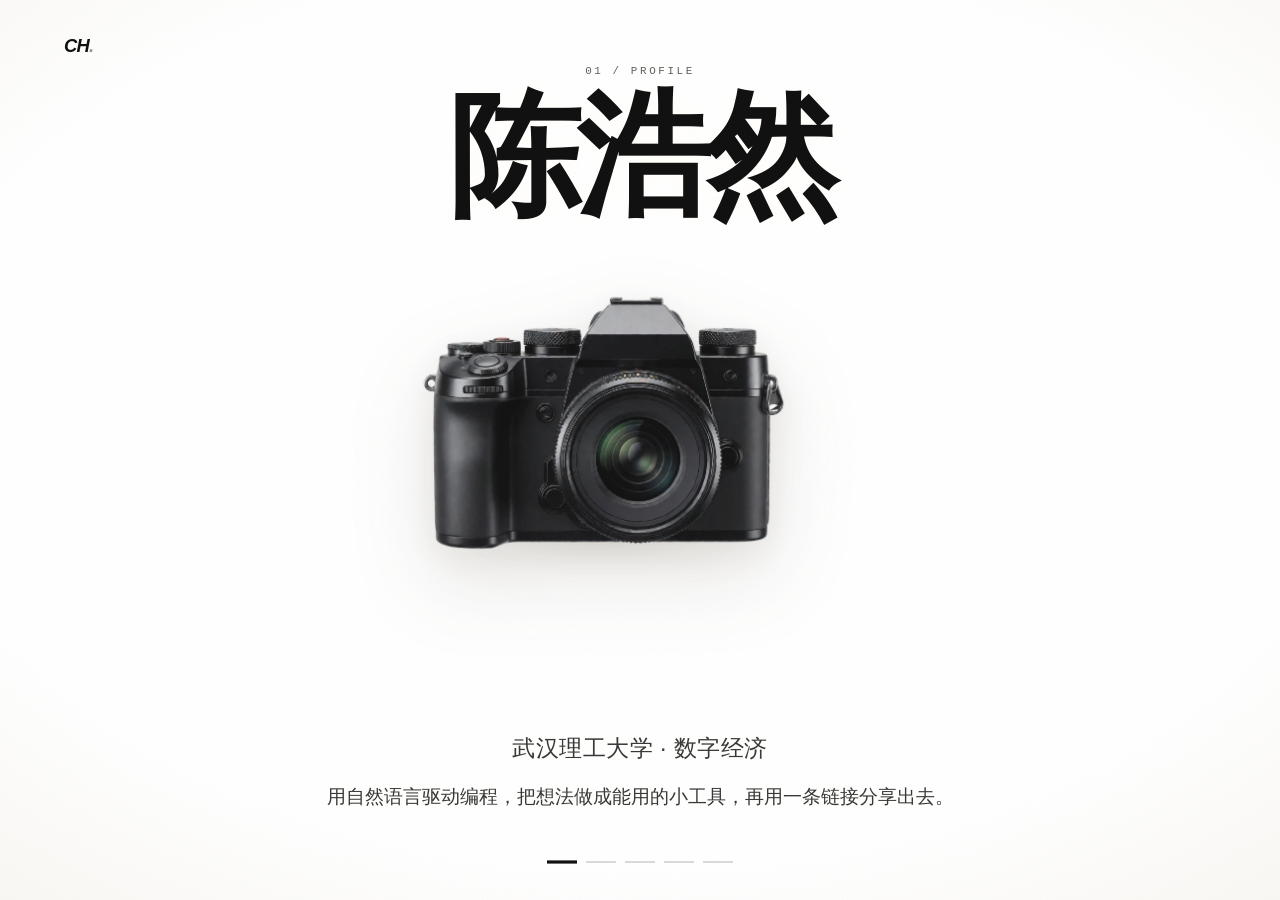
<file: index.html>
<!DOCTYPE html>
<html lang="zh-CN">
<head>
  <meta charset="UTF-8" />
  <meta name="viewport" content="width=device-width, initial-scale=1.0" />
  <title>陈浩然 — 个人作品集</title>
  <meta name="description" content="数字经济专业学生的个人作品集：用 Vibe Coding 把想法做成能用的小工具。" />
  <link rel="stylesheet" href="styles.css?v=4" />
</head>
<body>
  <!-- ========== 中央摄像机（真实照片，已裁掉 71% 透明边，镜头圆心对准视口中心）========== -->
  <div class="camera" id="camera" aria-hidden="true">
    <img src="assets/camera-trim.webp" alt="" draggable="false" />
  </div>

  <!-- ========== 照片飞出层 ========== -->
  <div class="photo-layer" id="photoLayer" aria-hidden="true"></div>

  <!-- ========== 场景 ========== -->
  <main class="stage" id="stage">
    <!-- 01 名片 -->
    <section class="scene is-active" data-index="0" data-soft="0">
      <div class="scene__inner">
        <header class="scene__top">
          <p class="kicker">01 / PROFILE</p>
          <h1 class="display">陈浩然</h1>
        </header>
        <footer class="scene__bottom">
          <p class="subtitle">武汉理工大学 · 数字经济</p>
          <p class="lede">用自然语言驱动编程，把想法做成能用的小工具，再用一条链接分享出去。</p>
        </footer>
      </div>
    </section>

    <!-- 02 关于我 -->
    <section class="scene" data-index="1" data-soft="1">
      <div class="scene__inner">
        <header class="scene__top">
          <p class="kicker">02 / ABOUT</p>
          <h2 class="title">关于我</h2>
        </header>
        <footer class="scene__bottom">
          <div class="about">
            <p>我是武汉理工大学数字经济专业的学生，正在系统学习如何用 AI 工具与自然语言驱动编程
              （Vibe Coding）完成从需求分析、代码生成到云端部署的完整流程。</p>
            <p>比起一上来就写代码，我更习惯先把问题说清楚：明确目标、拆解功能、定义边界，
              再让 AI 生成初版，然后自己读懂、跑通、验证。这套方式让我在一周内做出了
              5 个能真正用起来的小工具。</p>
          </div>
          <ul class="facts">
            <li><span>学校</span><b>武汉理工大学</b></li>
            <li><span>专业</span><b>数字经济</b></li>
            <li><span>方向</span><b>AI 辅助开发 · 数据分析</b></li>
          </ul>
        </footer>
      </div>
    </section>

    <!-- 03 作品 -->
    <section class="scene" data-index="2" data-soft="0">
      <div class="scene__inner">
        <header class="scene__top">
          <p class="kicker">03 / WORKS</p>
          <h2 class="title">作品</h2>
          <p class="lede">5 个用 Vibe Coding 做的工具，照片正从镜头里飞出来。</p>
        </header>
        <footer class="scene__bottom">
          <ul class="project-strip" id="projectStrip">
            <li data-href="todo/index.html"><span>01</span>待办事项</li>
            <li data-href="markdown/index.html"><span>02</span>Markdown 笔记</li>
            <li data-href="pomodoro/index.html"><span>03</span>番茄钟</li>
            <li data-href="weather/index.html"><span>04</span>天气查询</li>
            <li data-href="#"><span>05</span>这个页面</li>
          </ul>
        </footer>
      </div>
    </section>

    <!-- 04 技能与工具链 -->
    <section class="scene" data-index="3" data-soft="1">
      <div class="scene__inner">
        <header class="scene__top">
          <p class="kicker">04 / SKILLS &amp; TOOLKIT</p>
          <h2 class="title">技能与工具</h2>
        </header>
        <footer class="scene__bottom">
          <div class="skill-grid">
            <div class="skill-col">
              <h3>能做什么</h3>
              <ul>
                <li>数据分析<i>Excel / Python / 可视化</i></li>
                <li>前端开发<i>HTML / CSS / JavaScript</i></li>
                <li>AI 协作<i>提示词设计 / 代码审查</i></li>
                <li>项目拆解<i>PRD / 技术设计 / 规范文档</i></li>
              </ul>
            </div>
            <div class="skill-col">
              <h3>用什么做</h3>
              <ul>
                <li>AI 助手<i>DeepSeek · Claude</i></li>
                <li>开发环境<i>VS Code · Node.js · Git</i></li>
                <li>部署平台<i>GitHub Pages · Vercel</i></li>
                <li>浏览器能力<i>Canvas · Web Audio · Notification</i></li>
              </ul>
            </div>
          </div>
        </footer>
      </div>
    </section>

    <!-- 05 联系 -->
    <section class="scene" data-index="4" data-soft="0">
      <div class="scene__inner">
        <header class="scene__top">
          <p class="kicker">05 / CONTACT</p>
          <h2 class="title">联系我</h2>
        </header>
        <footer class="scene__bottom">
          <div class="contact">
            <a class="contact__line" href="https://github.com/cccr123123" target="_blank" rel="noopener">
              <span>GitHub</span><b>github.com/cccr123123</b>
            </a>
            <button class="contact__line" type="button" data-copy="3495925961@qq.com">
              <span>Email</span><b>3495925961@qq.com</b>
            </button>
          </div>
          <p class="hint">点邮箱一行可一键复制 · 页面由 Vibe Coding 生成</p>
        </footer>
      </div>
    </section>
  </main>

  <!-- ========== 进度指示 ========== -->
  <nav class="pager" id="pager" aria-label="场景导航">
    <button class="pager__dot is-active" data-go="0" aria-label="第 1 屏"><i></i></button>
    <button class="pager__dot" data-go="1" aria-label="第 2 屏"><i></i></button>
    <button class="pager__dot" data-go="2" aria-label="第 3 屏"><i></i></button>
    <button class="pager__dot" data-go="3" aria-label="第 4 屏"><i></i></button>
    <button class="pager__dot" data-go="4" aria-label="第 5 屏"><i></i></button>
  </nav>

  <!-- ========== 顶部标识 ========== -->
  <div class="brand" aria-hidden="true">CH<span>.</span></div>

  <!-- ========== 照片详情弹窗 ========== -->
  <div class="photo-modal" id="photoModal" hidden>
    <div class="photo-modal__backdrop" data-close></div>
    <div class="photo-modal__card" role="dialog" aria-modal="true" aria-labelledby="pmTitle">
      <button class="photo-modal__close" type="button" data-close aria-label="关闭详情">✕</button>
      <div class="photo-modal__shot">
        <img id="pmImg" alt="" />
      </div>
      <div class="photo-modal__body">
        <p class="photo-modal__idx" id="pmIdx">PROJECT 01</p>
        <h3 class="photo-modal__title" id="pmTitle"></h3>
        <p class="photo-modal__desc" id="pmDesc"></p>
        <ul class="photo-modal__tags" id="pmTags"></ul>
        <a class="photo-modal__btn" id="pmLink" href="#">打开项目 ↗</a>
      </div>
    </div>
  </div>

  <script src="scenes.js?v=4"></script>
</body>
</html>
</file>
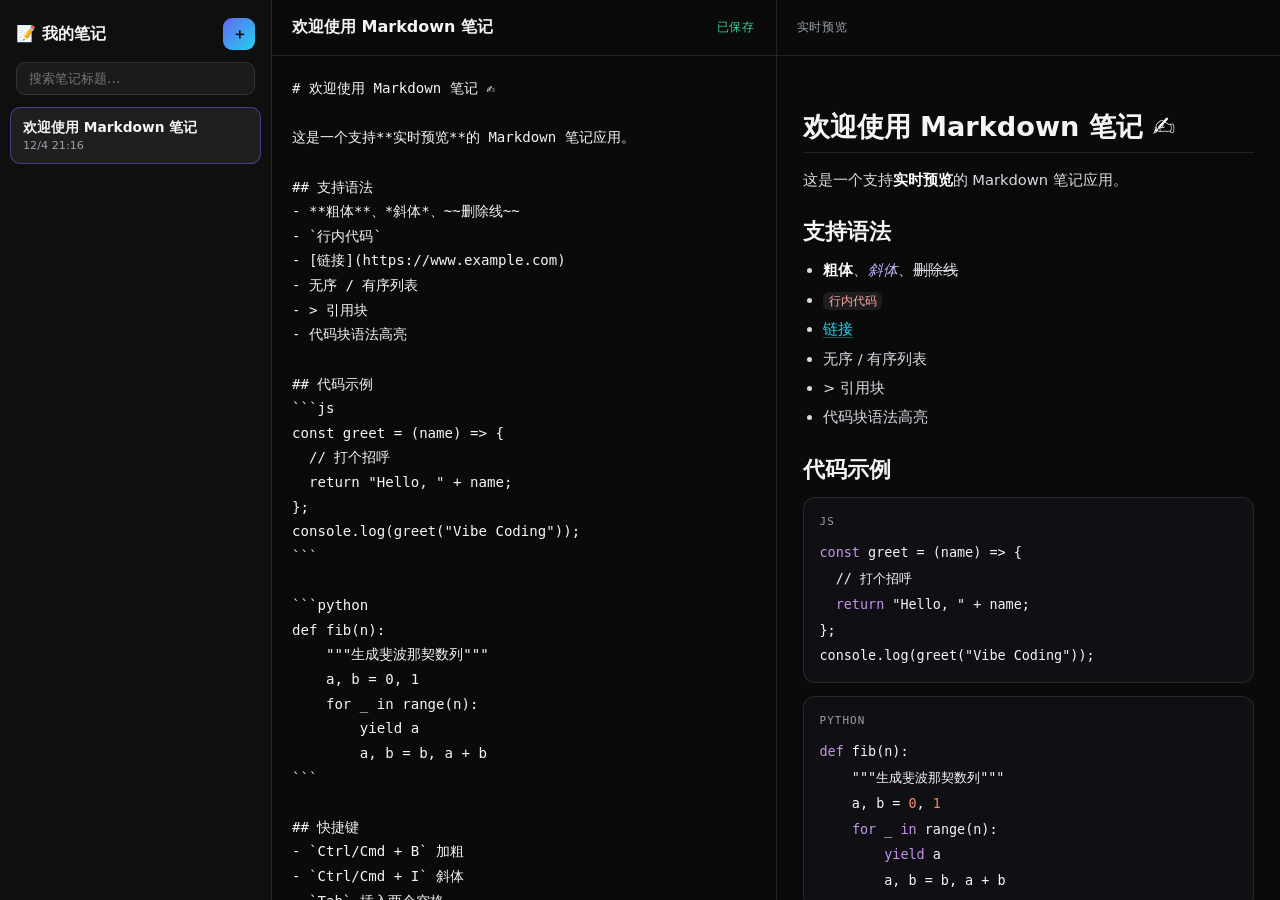
<file: markdown/index.html>
<!DOCTYPE html>
<html lang="zh-CN">
<head>
<meta charset="UTF-8" />
<meta name="viewport" content="width=device-width, initial-scale=1.0" />
<title>Markdown 笔记</title>
<style>
  :root {
    --bg: #0a0a0a;
    --panel: rgba(255,255,255,.04);
    --panel-2: rgba(255,255,255,.07);
    --border: rgba(255,255,255,.1);
    --text: #f5f5f7;
    --muted: #9aa0aa;
    --accent: #6366f1;
    --accent-2: #22d3ee;
    --grad: linear-gradient(135deg,#6366f1,#22d3ee);
    --font: -apple-system,BlinkMacSystemFont,"Segoe UI","PingFang SC","Microsoft YaHei",system-ui,sans-serif;
    --mono: "SF Mono", ui-monospace, Consolas, "Cascadia Code", monospace;
  }
  * { box-sizing: border-box; margin: 0; padding: 0; }
  html, body { height: 100%; }
  body {
    font-family: var(--font); background: var(--bg); color: var(--text);
    overflow: hidden; -webkit-font-smoothing: antialiased;
  }
  .app { display: flex; height: 100vh; height: 100dvh; }

  /* ---------- 侧边栏 ---------- */
  .sidebar {
    width: 272px; flex: none; display: flex; flex-direction: column;
    border-right: 1px solid var(--border); background: rgba(255,255,255,.02);
  }
  .sidebar__head { padding: 18px 16px 12px; display: flex; gap: 10px; align-items: center; }
  .sidebar__title { font-size: 1rem; font-weight: 700; flex: 1; }
  .btn-icon {
    width: 32px; height: 32px; border-radius: 9px; cursor: pointer; font-size: .95rem;
    background: var(--grad); border: none; color: #06111a; font-weight: 700;
    transition: filter .2s ease, transform .2s ease;
  }
  .btn-icon:hover { filter: brightness(1.1); transform: translateY(-1px); }
  .search-wrap { padding: 0 16px 12px; }
  .search-wrap input {
    width: 100%; font: inherit; font-size: .84rem; color: var(--text);
    background: rgba(255,255,255,.05); border: 1px solid var(--border);
    border-radius: 9px; padding: 8px 12px; outline: none;
  }
  .search-wrap input:focus { border-color: var(--accent); }
  .note-list { flex: 1; overflow-y: auto; padding: 0 10px 10px; }
  .note-item {
    padding: 11px 12px; border-radius: 10px; cursor: pointer; margin-bottom: 4px;
    border: 1px solid transparent; transition: all .18s ease;
  }
  .note-item:hover { background: var(--panel); }
  .note-item.is-active { background: var(--panel-2); border-color: rgba(99,102,241,.5); }
  .note-item__title {
    font-size: .86rem; font-weight: 600; white-space: nowrap;
    overflow: hidden; text-overflow: ellipsis;
  }
  .note-item__meta { font-size: .7rem; color: var(--muted); margin-top: 2px; }
  .note-item__del {
    float: right; opacity: 0; border: none; background: transparent; cursor: pointer;
    color: var(--muted); font-size: .8rem; transition: opacity .15s ease, color .15s ease;
  }
  .note-item:hover .note-item__del { opacity: 1; }
  .note-item__del:hover { color: #f87171; }

  /* ---------- 编辑区 / 预览区 ---------- */
  .editor-pane, .preview-pane {
    flex: 1; min-width: 0; display: flex; flex-direction: column;
  }
  .editor-pane { border-right: 1px solid var(--border); }
  .pane-head {
    display: flex; align-items: center; gap: 10px; padding: 14px 20px;
    border-bottom: 1px solid var(--border); min-height: 56px;
  }
  .pane-head span { font-size: .78rem; color: var(--muted); letter-spacing: .08em; text-transform: uppercase; }
  .title-input {
    font: inherit; font-size: 1rem; font-weight: 700; color: var(--text);
    background: transparent; border: none; outline: none; width: 100%;
  }
  .status { margin-left: auto; font-size: .72rem; color: var(--muted); white-space: nowrap; }
  .status.is-saved { color: #34d399; }
  textarea {
    flex: 1; width: 100%; resize: none; outline: none; border: none;
    background: transparent; color: var(--text); font-family: var(--mono);
    font-size: .88rem; line-height: 1.75; padding: 20px; tab-size: 2;
  }
  .preview {
    flex: 1; overflow-y: auto; padding: 20px 26px 60px; line-height: 1.75; font-size: .92rem;
  }

  /* ---------- Markdown 预览样式 ---------- */
  .preview h1, .preview h2, .preview h3 { margin: 1.2em 0 .5em; line-height: 1.3; }
  .preview h1 { font-size: 1.7rem; border-bottom: 1px solid var(--border); padding-bottom: .3em; }
  .preview h2 { font-size: 1.35rem; }
  .preview h3 { font-size: 1.12rem; }
  .preview p { margin: .6em 0; color: #d7dae1; }
  .preview a { color: var(--accent-2); text-decoration: none; border-bottom: 1px solid rgba(34,211,238,.35); }
  .preview strong { color: #fff; }
  .preview em { color: #c4b5fd; }
  .preview ul, .preview ol { margin: .6em 0 .6em 1.4em; color: #d7dae1; }
  .preview li { margin: .25em 0; }
  .preview blockquote {
    margin: .8em 0; padding: .5em 1em; border-left: 3px solid var(--accent);
    background: rgba(99,102,241,.08); border-radius: 0 8px 8px 0; color: var(--muted);
  }
  .preview code.inline {
    font-family: var(--mono); font-size: .84em; padding: .15em .45em; border-radius: 6px;
    background: rgba(255,255,255,.08); color: #fca5a5;
  }
  .preview pre {
    margin: .9em 0; padding: 14px 16px; border-radius: 12px; overflow-x: auto;
    background: #101014; border: 1px solid var(--border);
  }
  .preview pre code { font-family: var(--mono); font-size: .84rem; line-height: 1.65; }
  .preview hr { border: none; border-top: 1px solid var(--border); margin: 1.4em 0; }
  .preview table { border-collapse: collapse; margin: .8em 0; width: 100%; }
  .preview th, .preview td { border: 1px solid var(--border); padding: 7px 12px; font-size: .85rem; }
  .preview th { background: rgba(255,255,255,.05); }
  .preview .lang-tag {
    display: block; font-size: .68rem; color: var(--muted); margin-bottom: 8px;
    letter-spacing: .1em; text-transform: uppercase;
  }
  /* 代码高亮 */
  .tok-key { color: #c792ea; }
  .tok-str { color: #c3e88d; }
  .tok-num { color: #f78c6c; }
  .tok-com { color: #6b7280; font-style: italic; }
  .tok-fn  { color: #82aaff; }

  .empty-preview { color: var(--muted); font-size: .9rem; text-align: center; padding-top: 60px; }

  /* ---------- 响应式 ---------- */
  @media (max-width: 1080px) {
    .sidebar { width: 220px; }
  }
  @media (max-width: 860px) {
    .app { flex-direction: column; }
    .sidebar {
      width: 100%; height: 180px; border-right: none;
      border-bottom: 1px solid var(--border);
    }
    .editor-pane { border-right: none; border-bottom: 1px solid var(--border); min-height: 42vh; }
    .preview-pane { min-height: 42vh; }
  }
</style>
</head>
<body>
<div class="app">
  <!-- 侧边栏 -->
  <aside class="sidebar">
    <div class="sidebar__head">
      <span class="sidebar__title">📝 我的笔记</span>
      <button class="btn-icon" id="newNote" title="新建笔记" aria-label="新建笔记">＋</button>
    </div>
    <div class="search-wrap">
      <input id="searchNotes" type="search" placeholder="搜索笔记标题…" />
    </div>
    <div class="note-list" id="noteList"></div>
  </aside>

  <!-- 编辑区 -->
  <section class="editor-pane">
    <div class="pane-head">
      <input class="title-input" id="titleInput" placeholder="笔记标题…" maxlength="60" />
      <span class="status" id="saveStatus">已保存</span>
    </div>
    <textarea id="editor" spellcheck="false" placeholder="在这里写 Markdown…
# 支持标题
**粗体** *斜体* `行内代码`
> 引用
- 列表
```js
// 代码块
```
"></textarea>
  </section>

  <!-- 预览区 -->
  <section class="preview-pane">
    <div class="pane-head"><span>实时预览</span></div>
    <div class="preview" id="preview"></div>
  </section>
</div>

<script>
/* ============================================================
   轻量 Markdown 解析器（零依赖）
   ============================================================ */
const escapeHtml = (s) =>
  s.replace(/&/g, "&amp;").replace(/</g, "&lt;").replace(/>/g, "&gt;").replace(/"/g, "&quot;");

/** 关键字集合（JS + Python 常用） */
const KEYWORDS = new Set([
  "const", "let", "var", "function", "return", "if", "else", "for", "while",
  "class", "new", "import", "from", "export", "default", "def", "elif", "async",
  "await", "try", "except", "catch", "finally", "switch", "case", "break",
  "continue", "True", "False", "None", "null", "undefined", "true", "false",
  "in", "not", "and", "or", "is", "this", "self", "yield", "lambda", "print",
]);

/**
 * 简单语法高亮：用 tokenizer 逐段扫描，每段单独转义后再包 span，
 * 避免「插入的 HTML 标签被后续正则二次处理」的经典 bug。
 */
function highlight(code) {
  // 依次匹配：注释 | 字符串 | 数字 | 标识符
  const re = /(\/\/[^\n]*|#[^\n]*|--[^\n]*)("(?:\\.|[^"\\])*"|'(?:\\.|[^'\\])*'|`(?:\\.|[^`\\])*`)|\b(\d+(?:\.\d+)?)\b|([A-Za-z_$][\w$]*)/g;

  const out = [];
  let lastIndex = 0;
  let m;

  while ((m = re.exec(code)) !== null) {
    // 词法单元之间的普通文本
    if (m.index > lastIndex) {
      out.push(escapeHtml(code.slice(lastIndex, m.index)));
    }

    if (m[1]) {
      out.push(`<span class="tok-com">${escapeHtml(m[1])}</span>`);
    } else if (m[2]) {
      out.push(`<span class="tok-str">${escapeHtml(m[2])}</span>`);
    } else if (m[3]) {
      out.push(`<span class="tok-num">${escapeHtml(m[3])}</span>`);
    } else if (m[4]) {
      const word = m[4];
      out.push(
        KEYWORDS.has(word)
          ? `<span class="tok-key">${escapeHtml(word)}</span>`
          : escapeHtml(word)
      );
    }

    lastIndex = re.lastIndex;

    // 防止零宽匹配死循环
    if (re.lastIndex === m.index) re.lastIndex++;
  }

  if (lastIndex < code.length) {
    out.push(escapeHtml(code.slice(lastIndex)));
  }

  return out.join("");
}

/**
 * 解析 Markdown → HTML
 * 顺序：代码块 → 行内代码 → 标题 → 引用 → 列表 → 分割线 → 表格 → 段落 → 行内样式
 */
function parseMarkdown(md) {
  const codeBlocks = [];

  // 1) 先抽出围栏代码块，避免内部内容被后续规则破坏
  let text = md.replace(/```(\w*)\n([\s\S]*?)```/g, (_, lang, code) => {
    codeBlocks.push({ lang: lang || "code", code });
    return `\u0000CODEBLOCK${codeBlocks.length - 1}\u0000`;
  });

  // 2) 抽出行内代码
  const inlineCodes = [];
  text = text.replace(/`([^`\n]+)`/g, (_, code) => {
    inlineCodes.push(code);
    return `\u0000INLINECODE${inlineCodes.length - 1}\u0000`;
  });

  // 3) 转义剩余 HTML
  text = escapeHtml(text);

  const lines = text.split("\n");
  const html = [];
  let listType = null; // "ul" | "ol"
  let inBlockquote = false;

  const closeList = () => {
    if (listType) {
      html.push(`</${listType}>`);
      listType = null;
    }
  };
  const closeQuote = () => {
    if (inBlockquote) {
      html.push("</blockquote>");
      inBlockquote = false;
    }
  };

  lines.forEach((raw) => {
    const line = raw.trimEnd();

    // 空行
    if (line.trim() === "") {
      closeList();
      closeQuote();
      return;
    }

    // 代码块占位
    const codeMatch = line.match(/^\u0000CODEBLOCK(\d+)\u0000$/);
    if (codeMatch) {
      closeList();
      closeQuote();
      const { lang, code } = codeBlocks[Number(codeMatch[1])];
      html.push(
        `<pre><span class="lang-tag">${escapeHtml(lang)}</span><code>${highlight(code, lang)}</code></pre>`
      );
      return;
    }

    // 标题
    const h = line.match(/^(#{1,3})\s+(.*)$/);
    if (h) {
      closeList();
      closeQuote();
      const level = h[1].length;
      html.push(`<h${level}>${inlineFormat(h[2])}</h${level}>`);
      return;
    }

    // 分割线
    if (/^(-{3,}|\*{3,})$/.test(line.trim())) {
      closeList();
      closeQuote();
      html.push("<hr />");
      return;
    }

    // 引用
    const bq = line.match(/^>\s?(.*)$/);
    if (bq) {
      closeList();
      if (!inBlockquote) {
        html.push("<blockquote>");
        inBlockquote = true;
      }
      html.push(`<p>${inlineFormat(bq[1])}</p>`);
      return;
    }
    closeQuote();

    // 无序列表
    const ul = line.match(/^[-*+]\s+(.*)$/);
    if (ul) {
      if (listType !== "ul") {
        closeList();
        html.push("<ul>");
        listType = "ul";
      }
      html.push(`<li>${inlineFormat(ul[1])}</li>`);
      return;
    }

    // 有序列表
    const ol = line.match(/^\d+\.\s+(.*)$/);
    if (ol) {
      if (listType !== "ol") {
        closeList();
        html.push("<ol>");
        listType = "ol";
      }
      html.push(`<li>${inlineFormat(ol[1])}</li>`);
      return;
    }

    // 普通段落
    closeList();
    html.push(`<p>${inlineFormat(line)}</p>`);
  });

  closeList();
  closeQuote();

  let out = html.join("\n");

  // 4) 还原行内代码
  out = out.replace(/\u0000INLINECODE(\d+)\u0000/g, (_, i) => {
    return `<code class="inline">${escapeHtml(inlineCodes[Number(i)])}</code>`;
  });

  return out;
}

/** 行内格式：粗体、斜体、删除线、链接 */
function inlineFormat(str) {
  return str
    .replace(/\*\*([^*]+)\*\*/g, "<strong>$1</strong>")
    .replace(/(?<!\*)\*([^*\n]+)\*(?!\*)/g, "<em>$1</em>")
    .replace(/~~([^~]+)~~/g, "<del>$1</del>")
    .replace(/\[([^\]]+)\]\((https?:\/\/[^\s)]+)\)/g, '<a href="$2" target="_blank" rel="noopener">$1</a>');
}

/* ============================================================
   笔记数据层（LocalStorage）
   ============================================================ */
const STORAGE_KEY = "vibe_notes_v1";

const Store = {
  load() {
    try {
      return JSON.parse(localStorage.getItem(STORAGE_KEY) || "[]");
    } catch (e) {
      return [];
    }
  },
  save(notes) {
    localStorage.setItem(STORAGE_KEY, JSON.stringify(notes));
  },
};

let notes = Store.load();
let activeId = null;
let searchKeyword = "";

const uid = () => Date.now().toString(36) + Math.random().toString(36).slice(2, 7);

/* ============================================================
   UI 引用
   ============================================================ */
const listEl = document.getElementById("noteList");
const titleInput = document.getElementById("titleInput");
const editor = document.getElementById("editor");
const preview = document.getElementById("preview");
const statusEl = document.getElementById("saveStatus");

/* ============================================================
   渲染
   ============================================================ */
function renderList() {
  const kw = searchKeyword.trim().toLowerCase();
  const visible = notes
    .filter((n) => !kw || n.title.toLowerCase().includes(kw))
    .sort((a, b) => b.updatedAt - a.updatedAt);

  listEl.innerHTML = "";

  if (visible.length === 0) {
    listEl.innerHTML = '<p style="padding:16px 12px;color:#9aa0aa;font-size:.82rem;">暂无笔记，点右上角 ＋ 新建</p>';
    return;
  }

  visible.forEach((n) => {
    const item = document.createElement("div");
    item.className = "note-item" + (n.id === activeId ? " is-active" : "");
    item.innerHTML = `
      <button class="note-item__del" title="删除">🗑</button>
      <div class="note-item__title"></div>
      <div class="note-item__meta"></div>`;
    item.querySelector(".note-item__title").textContent = n.title || "无标题";
    item.querySelector(".note-item__meta").textContent = formatDate(n.updatedAt);

    item.addEventListener("click", () => selectNote(n.id));
    item.querySelector(".note-item__del").addEventListener("click", (e) => {
      e.stopPropagation();
      removeNote(n.id);
    });

    listEl.appendChild(item);
  });
}

function formatDate(ts) {
  const d = new Date(ts);
  const pad = (x) => String(x).padStart(2, "0");
  return `${d.getMonth() + 1}/${d.getDate()} ${pad(d.getHours())}:${pad(d.getMinutes())}`;
}

function renderPreview() {
  const md = editor.value;
  if (!md.trim()) {
    preview.innerHTML = '<p class="empty-preview">左侧输入 Markdown，这里实时预览 ✨</p>';
    return;
  }
  preview.innerHTML = parseMarkdown(md);
}

/* ============================================================
   操作
   ============================================================ */
function selectNote(id) {
  saveCurrent(); // 切换前先保存当前
  activeId = id;
  const n = notes.find((x) => x.id === id);
  if (!n) return;
  titleInput.value = n.title;
  editor.value = n.content;
  renderList();
  renderPreview();
  setStatus("已保存");
}

function createNote() {
  saveCurrent();
  const note = {
    id: uid(),
    title: "无标题笔记",
    content: "# 新笔记\n\n开始写点什么吧…\n",
    updatedAt: Date.now(),
  };
  notes.unshift(note);
  Store.save(notes);
  selectNote(note.id);
  titleInput.focus();
  titleInput.select();
}

function removeNote(id) {
  const idx = notes.findIndex((n) => n.id === id);
  if (idx === -1) return;
  if (!confirm(`确定删除笔记「${notes[idx].title || "无标题"}」吗？`)) return;

  notes.splice(idx, 1);
  Store.save(notes);

  if (activeId === id) {
    activeId = notes[0] ? notes[0].id : null;
    if (activeId) {
      const n = notes.find((x) => x.id === activeId);
      titleInput.value = n.title;
      editor.value = n.content;
      renderPreview();
    } else {
      titleInput.value = "";
      editor.value = "";
      renderPreview();
    }
  }
  renderList();
}

function saveCurrent() {
  if (!activeId) return;
  const n = notes.find((x) => x.id === activeId);
  if (!n) return;
  n.title = titleInput.value.trim() || "无标题笔记";
  n.content = editor.value;
  n.updatedAt = Date.now();
  Store.save(notes);
}

function setStatus(text) {
  statusEl.textContent = text;
  statusEl.classList.toggle("is-saved", text === "已保存");
}

/* ============================================================
   事件绑定
   ============================================================ */
let saveTimer = null;

function scheduleAutosave() {
  setStatus("编辑中…");
  clearTimeout(saveTimer);
  saveTimer = setTimeout(() => {
    saveCurrent();
    renderList();
    setStatus("已保存");
  }, 400);
}

editor.addEventListener("input", () => {
  renderPreview();
  scheduleAutosave();
});

titleInput.addEventListener("input", scheduleAutosave);

// Tab 键插入两个空格，而不是切换焦点
editor.addEventListener("keydown", (e) => {
  if (e.key === "Tab") {
    e.preventDefault();
    const start = editor.selectionStart;
    const end = editor.selectionEnd;
    editor.setRangeText("  ", start, end, "end");
    renderPreview();
    scheduleAutosave();
  }
  // Ctrl/Cmd + B 加粗
  if ((e.ctrlKey || e.metaKey) && e.key.toLowerCase() === "b") {
    e.preventDefault();
    wrapSelection("**");
  }
  // Ctrl/Cmd + I 斜体
  if ((e.ctrlKey || e.metaKey) && e.key.toLowerCase() === "i") {
    e.preventDefault();
    wrapSelection("*");
  }
});

function wrapSelection(marker) {
  const start = editor.selectionStart;
  const end = editor.selectionEnd;
  const selected = editor.value.slice(start, end) || "文字";
  editor.setRangeText(marker + selected + marker, start, end, "select");
  renderPreview();
  scheduleAutosave();
}

document.getElementById("newNote").addEventListener("click", createNote);
document.getElementById("searchNotes").addEventListener("input", (e) => {
  searchKeyword = e.target.value;
  renderList();
});

window.addEventListener("beforeunload", saveCurrent);

/* ============================================================
   初始化
   ============================================================ */
if (notes.length === 0) {
  notes = [
    {
      id: uid(),
      title: "欢迎使用 Markdown 笔记",
      content: `# 欢迎使用 Markdown 笔记 ✍️

这是一个支持**实时预览**的 Markdown 笔记应用。

## 支持语法
- **粗体**、*斜体*、~~删除线~~
- \`行内代码\`
- [链接](https://www.example.com)
- 无序 / 有序列表
- > 引用块
- 代码块语法高亮

## 代码示例
\`\`\`js
const greet = (name) => {
  // 打个招呼
  return "Hello, " + name;
};
console.log(greet("Vibe Coding"));
\`\`\`

\`\`\`python
def fib(n):
    """生成斐波那契数列"""
    a, b = 0, 1
    for _ in range(n):
        yield a
        a, b = b, a + b
\`\`\`

## 快捷键
- \`Ctrl/Cmd + B\` 加粗
- \`Ctrl/Cmd + I\` 斜体
- \`Tab\` 插入两个空格

> 笔记自动保存在浏览器本地，刷新不会丢失。
`,
      updatedAt: Date.now(),
    },
  ];
  Store.save(notes);
}

selectNote(notes[0].id);
</script>
</body>
</html>
</file>
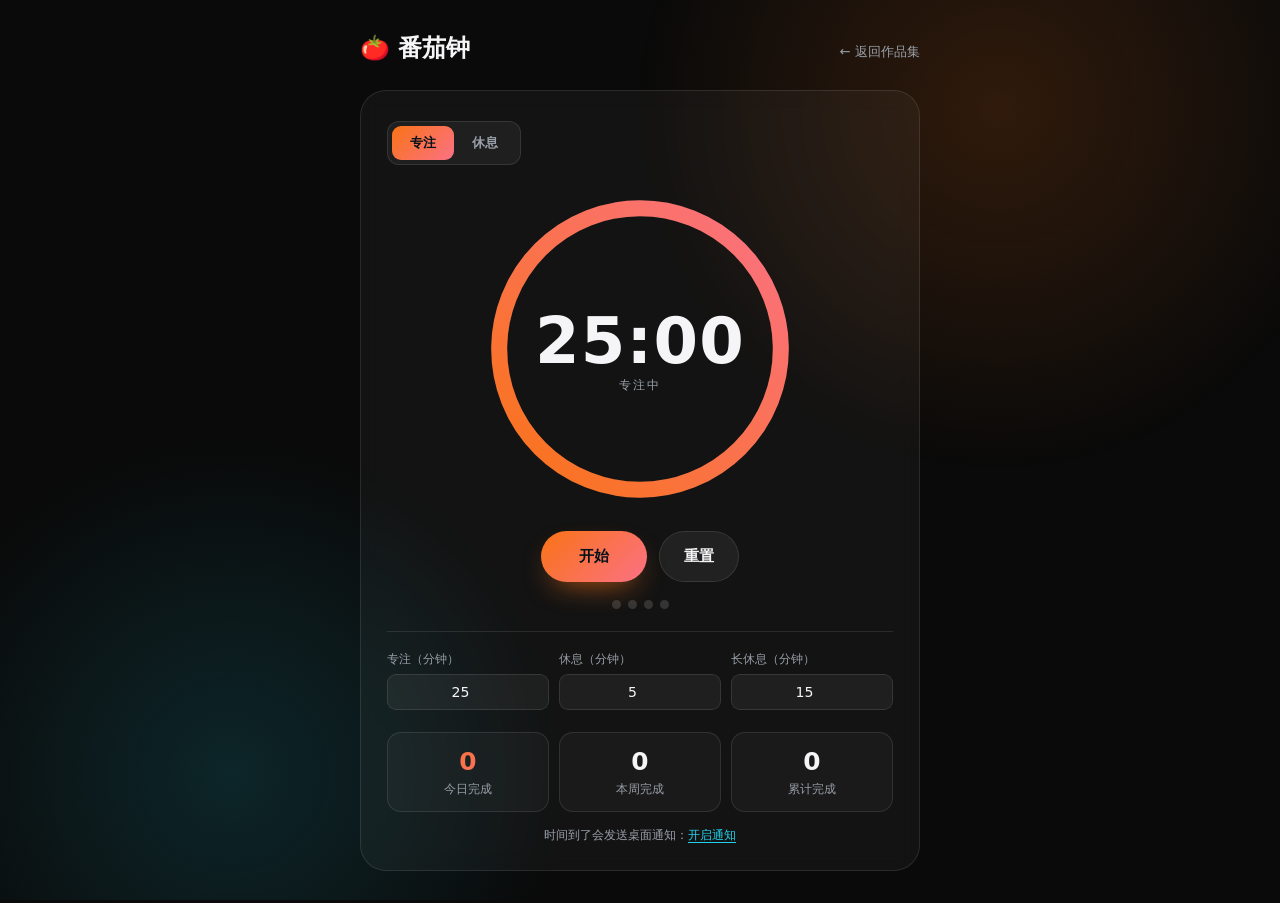
<file: pomodoro/index.html>
<!DOCTYPE html>
<html lang="zh-CN">
<head>
<meta charset="UTF-8" />
<meta name="viewport" content="width=device-width, initial-scale=1.0" />
<title>番茄钟</title>
<style>
  :root {
    --bg: #0a0a0a;
    --panel: rgba(255,255,255,.04);
    --border: rgba(255,255,255,.1);
    --text: #f5f5f7;
    --muted: #9aa0aa;
    --work: #f97316;
    --work-2: #fb7185;
    --rest: #22d3ee;
    --rest-2: #34d399;
    --font: -apple-system,BlinkMacSystemFont,"Segoe UI","PingFang SC","Microsoft YaHei",system-ui,sans-serif;
  }
  * { box-sizing: border-box; margin: 0; padding: 0; }
  body {
    font-family: var(--font); background: var(--bg); color: var(--text);
    min-height: 100vh; display: flex; align-items: center; justify-content: center;
    padding: 32px 20px; -webkit-font-smoothing: antialiased;
  }
  body::before {
    content: ""; position: fixed; inset: 0; z-index: -1; pointer-events: none;
    background:
      radial-gradient(560px 560px at 78% 12%, rgba(249,115,22,.16), transparent 65%),
      radial-gradient(520px 520px at 18% 86%, rgba(34,211,238,.14), transparent 65%);
  }
  .wrap { width: 100%; max-width: 560px; }
  .head { display: flex; align-items: baseline; justify-content: space-between; margin-bottom: 26px; }
  .head h1 { font-size: 1.5rem; font-weight: 800; }
  .head a { font-size: .82rem; color: var(--muted); text-decoration: none; }
  .head a:hover { color: var(--rest); }

  .card {
    background: var(--panel); border: 1px solid var(--border); border-radius: 26px;
    padding: 30px 26px 26px; backdrop-filter: blur(10px);
  }

  /* 阶段标签 */
  .phase-tabs {
    display: inline-flex; padding: 4px; border-radius: 12px; margin-bottom: 24px;
    background: rgba(255,255,255,.05); border: 1px solid var(--border);
  }
  .phase-tabs button {
    font: inherit; font-size: .82rem; font-weight: 600; cursor: pointer;
    border: none; background: transparent; color: var(--muted);
    padding: 8px 18px; border-radius: 9px; transition: all .2s ease;
  }
  .phase-tabs button.is-active { color: #06111a; background: var(--grad, linear-gradient(135deg,#f97316,#fb7185)); }
  .phase-tabs button[data-phase="work"].is-active { background: linear-gradient(135deg, var(--work), var(--work-2)); }
  .phase-tabs button[data-phase="rest"].is-active { background: linear-gradient(135deg, var(--rest-2), var(--rest)); }

  /* 圆环计时器 */
  .dial { position: relative; width: min(320px, 78vw); aspect-ratio: 1; margin: 0 auto 8px; }
  .dial svg { width: 100%; height: 100%; transform: rotate(-90deg); }
  .dial__track { fill: none; stroke: rgba(255,255,255,.08); stroke-width: 10; }
  .dial__bar {
    fill: none; stroke: url(#gradWork); stroke-width: 10; stroke-linecap: round;
    transition: stroke-dashoffset .35s linear, stroke .3s ease;
  }
  .dial.rest .dial__bar { stroke: url(#gradRest); }
  .dial__time {
    position: absolute; inset: 0; display: flex; flex-direction: column;
    align-items: center; justify-content: center; gap: 4px;
  }
  .dial__time b {
    font-size: clamp(2.8rem, 12vw, 4rem); font-weight: 800; line-height: 1;
    font-variant-numeric: tabular-nums; letter-spacing: .02em;
  }
  .dial__time span { font-size: .78rem; color: var(--muted); letter-spacing: .16em; text-transform: uppercase; }

  /* 主按钮 */
  .controls { display: flex; justify-content: center; gap: 12px; margin: 18px 0 8px; }
  .btn {
    font: inherit; font-size: .95rem; font-weight: 700; cursor: pointer;
    border: none; border-radius: 999px; padding: 14px 38px; color: #06111a;
    background: linear-gradient(135deg, var(--work), var(--work-2));
    transition: transform .2s ease, filter .2s ease, box-shadow .2s ease;
    box-shadow: 0 12px 30px -14px rgba(249,115,22,.9);
  }
  .btn:hover { transform: translateY(-2px); filter: brightness(1.06); }
  .btn--ghost {
    background: rgba(255,255,255,.06); color: var(--text);
    border: 1px solid var(--border); box-shadow: none;
    padding: 14px 24px; font-weight: 600;
  }
  .btn--ghost:hover { filter: none; background: rgba(255,255,255,.1); border-color: var(--rest); }

  /* 设置 */
  .settings {
    display: grid; grid-template-columns: repeat(3, 1fr); gap: 10px;
    margin-top: 22px; padding-top: 20px; border-top: 1px solid var(--border);
  }
  .settings label { display: flex; flex-direction: column; gap: 6px; font-size: .74rem; color: var(--muted); }
  .settings input {
    font: inherit; font-size: .88rem; color: var(--text); text-align: center;
    background: rgba(255,255,255,.05); border: 1px solid var(--border);
    border-radius: 9px; padding: 9px; outline: none; width: 100%;
  }
  .settings input:focus { border-color: var(--work); }

  /* 统计 */
  .stats { display: grid; grid-template-columns: repeat(3, 1fr); gap: 10px; margin-top: 22px; }
  .stat { background: rgba(255,255,255,.03); border: 1px solid var(--border); border-radius: 14px; padding: 14px; text-align: center; }
  .stat b { display: block; font-size: 1.55rem; line-height: 1.25; font-variant-numeric: tabular-nums; }
  .stat span { font-size: .72rem; color: var(--muted); }
  .stat--hot b { background: linear-gradient(135deg, var(--work), var(--work-2)); -webkit-background-clip: text; background-clip: text; color: transparent; }

  .dots { display: flex; gap: 7px; justify-content: center; margin-top: 18px; }
  .dots i {
    width: 9px; height: 9px; border-radius: 50%; background: rgba(255,255,255,.14);
    transition: background .3s ease, box-shadow .3s ease;
  }
  .dots i.on { background: var(--work); box-shadow: 0 0 12px rgba(249,115,22,.85); }

  .tip { text-align: center; font-size: .74rem; color: var(--muted); margin-top: 16px; }
  .tip button {
    background: none; border: none; color: var(--rest); cursor: pointer; font: inherit;
    text-decoration: underline; text-underline-offset: 3px;
  }
</style>
</head>
<body>
<div class="wrap">
  <div class="head">
    <h1>🍅 番茄钟</h1>
    <a href="../index.html">← 返回作品集</a>
  </div>

  <div class="card">
    <div class="phase-tabs" id="phaseTabs">
      <button data-phase="work" class="is-active">专注</button>
      <button data-phase="rest">休息</button>
    </div>

    <div class="dial" id="dial">
      <svg viewBox="0 0 200 200" aria-hidden="true">
        <defs>
          <linearGradient id="gradWork" x1="0" y1="0" x2="1" y2="1">
            <stop offset="0%" stop-color="#f97316" /><stop offset="100%" stop-color="#fb7185" />
          </linearGradient>
          <linearGradient id="gradRest" x1="0" y1="0" x2="1" y2="1">
            <stop offset="0%" stop-color="#34d399" /><stop offset="100%" stop-color="#22d3ee" />
          </linearGradient>
        </defs>
        <circle class="dial__track" cx="100" cy="100" r="88" />
        <circle class="dial__bar" id="bar" cx="100" cy="100" r="88"
                stroke-dasharray="552.92" stroke-dashoffset="0" />
      </svg>
      <div class="dial__time">
        <b id="timeText">25:00</b>
        <span id="phaseText">专注中</span>
      </div>
    </div>

    <div class="controls">
      <button class="btn" id="startBtn">开始</button>
      <button class="btn btn--ghost" id="resetBtn">重置</button>
    </div>

    <div class="dots" id="dots" title="本组已完成的番茄数"></div>

    <div class="settings">
      <label>专注（分钟）<input id="workMin" type="number" min="1" max="120" value="25" /></label>
      <label>休息（分钟）<input id="restMin" type="number" min="1" max="60" value="5" /></label>
      <label>长休息（分钟）<input id="longMin" type="number" min="1" max="90" value="15" /></label>
    </div>

    <div class="stats">
      <div class="stat stat--hot"><b id="todayCount">0</b><span>今日完成</span></div>
      <div class="stat"><b id="weekCount">0</b><span>本周完成</span></div>
      <div class="stat"><b id="totalCount">0</b><span>累计完成</span></div>
    </div>

    <p class="tip" id="notifyTip">
      时间到了会发送桌面通知：<button id="notifyBtn">开启通知</button>
    </p>
  </div>
</div>

<script>
/* ============================================================
   番茄钟 · 核心逻辑
   ============================================================ */
const STORAGE_KEY = "vibe_pomodoro_v1";
const RING_LEN = 2 * Math.PI * 88; // 圆环周长

/** 状态 */
const state = {
  phase: "work",        // work | rest | longRest
  remaining: 25 * 60,   // 剩余秒数
  total: 25 * 60,       // 本轮总秒数
  running: false,
  timerId: null,
  roundInSet: 0,        // 本轮已完成的番茄数（4 个一长休息）
  stats: { today: 0, week: 0, total: 0, dayKey: "", weekKey: "" },
};

/** DOM */
const timeText = document.getElementById("timeText");
const phaseText = document.getElementById("phaseText");
const bar = document.getElementById("bar");
const dial = document.getElementById("dial");
const startBtn = document.getElementById("startBtn");
const resetBtn = document.getElementById("resetBtn");
const dots = document.getElementById("dots");
const workMin = document.getElementById("workMin");
const restMin = document.getElementById("restMin");
const longMin = document.getElementById("longMin");
const phaseTabs = document.getElementById("phaseTabs");
const notifyTip = document.getElementById("notifyTip");

/* ---------- 时间工具 ---------- */
const dayKey = () => new Date().toISOString().slice(0, 10);

function weekKey() {
  const d = new Date();
  const day = (d.getDay() + 6) % 7; // 周一=0
  const monday = new Date(d.getTime() - day * 86400000);
  return monday.toISOString().slice(0, 10);
}

/* ---------- 持久化 ---------- */
function loadStats() {
  try {
    const saved = JSON.parse(localStorage.getItem(STORAGE_KEY) || "{}");
    if (saved.stats) state.stats = { ...state.stats, ...saved.stats };
  } catch (e) { /* ignore */ }

  // 跨天 / 跨周重置计数
  if (state.stats.dayKey !== dayKey()) {
    state.stats.today = 0;
    state.stats.dayKey = dayKey();
  }
  if (state.stats.weekKey !== weekKey()) {
    state.stats.week = 0;
    state.stats.weekKey = weekKey();
  }
}

function saveStats() {
  localStorage.setItem(STORAGE_KEY, JSON.stringify({ stats: state.stats }));
}

/* ---------- 渲染 ---------- */
function fmt(sec) {
  const m = Math.floor(sec / 60);
  const s = sec % 60;
  return String(m).padStart(2, "0") + ":" + String(s).padStart(2, "0");
}

function render() {
  timeText.textContent = fmt(state.remaining);

  const progress = state.total === 0 ? 0 : state.remaining / state.total;
  bar.style.strokeDashoffset = String(RING_LEN * (1 - progress));

  const isWork = state.phase === "work";
  dial.classList.toggle("rest", !isWork);
  phaseText.textContent = isWork ? "专注中" : state.phase === "longRest" ? "长休息" : "休息中";

  startBtn.textContent = state.running ? "暂停" : "开始";

  document.querySelectorAll("#phaseTabs button").forEach((b) => {
    b.classList.toggle("is-active", b.dataset.phase === (isWork ? "work" : "rest"));
  });

  // 番茄圆点（每 4 个一组长休息）
  dots.innerHTML = "";
  for (let i = 0; i < 4; i++) {
    const dot = document.createElement("i");
    if (i < state.roundInSet) dot.classList.add("on");
    dots.appendChild(dot);
  }

  document.getElementById("todayCount").textContent = state.stats.today;
  document.getElementById("weekCount").textContent = state.stats.week;
  document.getElementById("totalCount").textContent = state.stats.total;

  document.title = (state.running ? "⏳ " : "") + fmt(state.remaining) + " · 番茄钟";
}

/* ---------- 提示音（Web Audio 合成，无需音频文件） ---------- */
let audioCtx = null;

function playChime() {
  try {
    audioCtx = audioCtx || new (window.AudioContext || window.webkitAudioContext)();
    const now = audioCtx.currentTime;
    [880, 1174.66, 1567.98].forEach((freq, i) => {
      const osc = audioCtx.createOscillator();
      const gain = audioCtx.createGain();
      osc.type = "sine";
      osc.frequency.value = freq;
      gain.gain.setValueAtTime(0.0001, now + i * 0.18);
      gain.gain.exponentialRampToValueAtTime(0.25, now + i * 0.18 + 0.02);
      gain.gain.exponentialRampToValueAtTime(0.0001, now + i * 0.18 + 0.5);
      osc.connect(gain).connect(audioCtx.destination);
      osc.start(now + i * 0.18);
      osc.stop(now + i * 0.18 + 0.55);
    });
  } catch (e) { /* 静默失败 */ }
}

/* ---------- 通知 ---------- */
function notify(title, body) {
  if (!("Notification" in window)) return;
  if (Notification.permission === "granted") {
    new Notification(title, { body, tag: "pomodoro" });
  }
}

document.getElementById("notifyBtn").addEventListener("click", async () => {
  if (!("Notification" in window)) {
    notifyTip.textContent = "当前浏览器不支持桌面通知。";
    return;
  }
  const perm = await Notification.requestPermission();
  notifyTip.innerHTML = perm === "granted"
    ? "✅ 已开启桌面通知"
    : '浏览器未授权通知，可通过浏览器设置开启。';
});

function initNotifyTip() {
  if ("Notification" in window && Notification.permission === "granted") {
    notifyTip.innerHTML = "✅ 已开启桌面通知";
  }
}

/* ---------- 计时核心 ---------- */
function tick() {
  state.remaining -= 1;
  if (state.remaining <= 0) {
    finishPhase();
    return;
  }
  render();
}

function start() {
  if (state.running) return pause();
  state.running = true;
  state.timerId = setInterval(tick, 1000);
  render();
}

function pause() {
  state.running = false;
  clearInterval(state.timerId);
  state.timerId = null;
  render();
}

function reset() {
  pause();
  loadDurations();
  state.remaining = state.total;
  render();
}

/** 结束当前阶段，自动切换 */
function finishPhase() {
  pause();
  playChime();

  if (state.phase === "work") {
    // 记录一个完成的番茄
    state.stats.total += 1;
    state.stats.today += 1;
    state.stats.week += 1;
    state.roundInSet = (state.roundInSet + 1) % 5;
    state.stats.dayKey = dayKey();
    state.stats.weekKey = weekKey();
    saveStats();

    notify("🍅 专注结束", "时间到了，该休息一下了！");

    // 每完成 4 个番茄进入长休息
    const needLong = state.roundInSet === 0;
    state.phase = needLong ? "longRest" : "rest";
    state.total = (needLong ? Number(longMin.value) : Number(restMin.value)) * 60;
    state.remaining = state.total;

    setTimeout(() => start(), 900); // 自动开始休息
  } else {
    notify("☕ 休息结束", "休息好了，继续专注吧！");
    state.phase = "work";
    state.total = Number(workMin.value) * 60;
    state.remaining = state.total;
  }

  render();
}

/* ---------- 时长设置 ---------- */
function loadDurations() {
  const mins = state.phase === "work" ? Number(workMin.value) : state.phase === "longRest" ? Number(longMin.value) : Number(restMin.value);
  state.total = mins * 60;
  state.remaining = state.total;
}

[workMin, restMin, longMin].forEach((input) => {
  input.addEventListener("change", () => {
    if (state.phase === "work" && !state.running) {
      state.total = Number(workMin.value) * 60;
      state.remaining = state.total;
      render();
    }
  });
});

/* ---------- 阶段切换 ---------- */
phaseTabs.addEventListener("click", (e) => {
  const btn = e.target.closest("button[data-phase]");
  if (!btn) return;
  pause();

  if (btn.dataset.phase === "work") {
    state.phase = "work";
    state.total = Number(workMin.value) * 60;
  } else {
    state.phase = "rest";
    state.total = Number(restMin.value) * 60;
  }
  state.remaining = state.total;
  render();
});

/* ---------- 按钮 ---------- */
startBtn.addEventListener("click", start);
resetBtn.addEventListener("click", reset);

// 空格键 = 开始/暂停
document.addEventListener("keydown", (e) => {
  if (e.code === "Space" && e.target === document.body) {
    e.preventDefault();
    start();
  }
});

/* ---------- 初始化 ---------- */
loadStats();
loadDurations();
state.remaining = state.total;
initNotifyTip();
render();
</script>
</body>
</html>
</file>
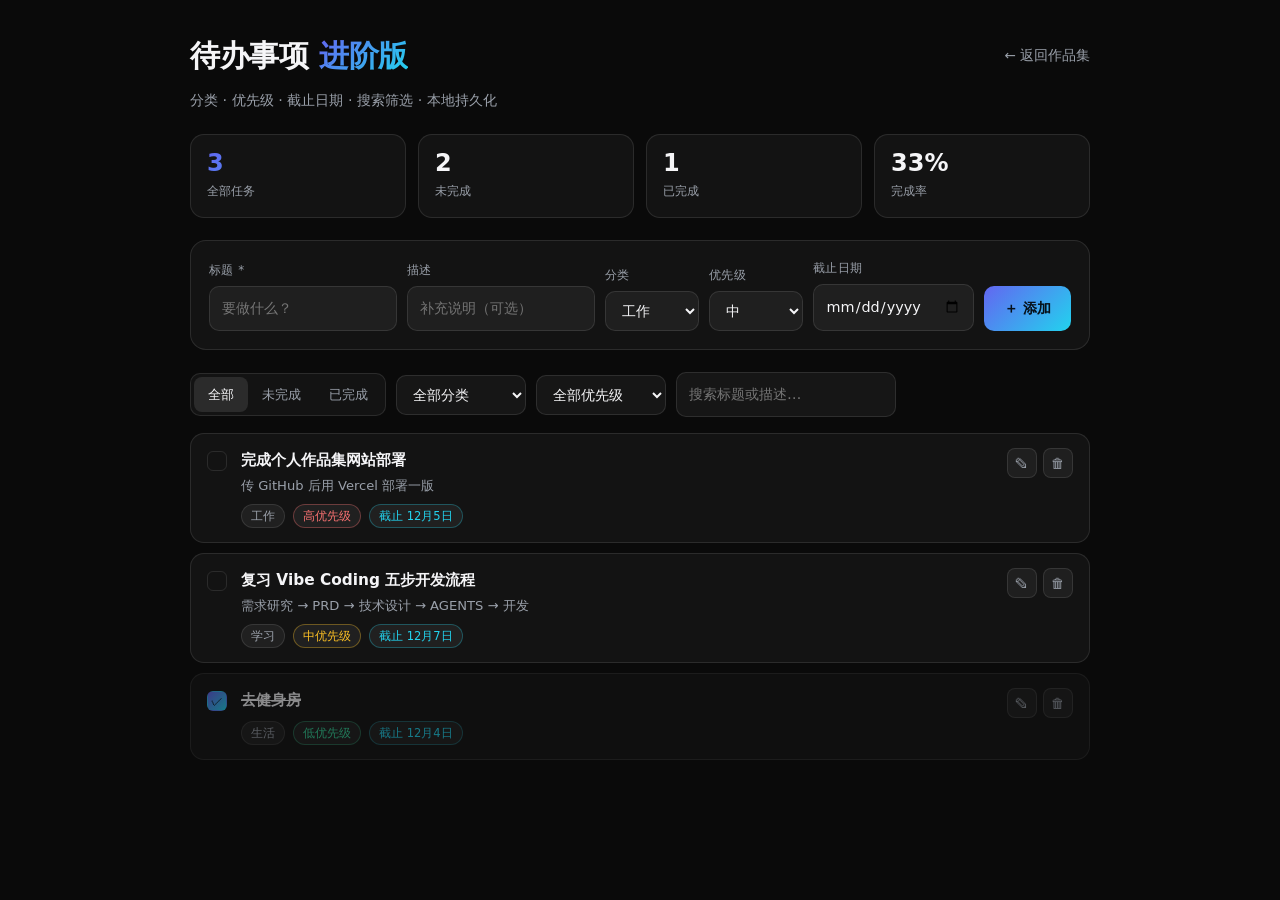
<file: todo/index.html>
<!DOCTYPE html>
<html lang="zh-CN">
<head>
<meta charset="UTF-8" />
<meta name="viewport" content="width=device-width, initial-scale=1.0" />
<title>待办事项 · 进阶版</title>
<style>
  :root {
    --bg: #0a0a0a;
    --panel: rgba(255,255,255,.04);
    --panel-2: rgba(255,255,255,.07);
    --border: rgba(255,255,255,.1);
    --text: #f5f5f7;
    --muted: #9aa0aa;
    --accent: #6366f1;
    --accent-2: #22d3ee;
    --grad: linear-gradient(135deg,#6366f1,#22d3ee);
    --low: #34d399;
    --mid: #fbbf24;
    --high: #f87171;
    --font: -apple-system,BlinkMacSystemFont,"Segoe UI","PingFang SC","Microsoft YaHei",system-ui,sans-serif;
  }
  * { box-sizing: border-box; margin: 0; padding: 0; }
  body {
    font-family: var(--font);
    background: var(--bg);
    color: var(--text);
    min-height: 100vh;
    padding: 32px 20px 64px;
    line-height: 1.6;
    -webkit-font-smoothing: antialiased;
  }
  .wrap { max-width: 900px; margin: 0 auto; }
  header { display: flex; align-items: center; justify-content: space-between; gap: 16px; margin-bottom: 8px; }
  h1 { font-size: 1.9rem; font-weight: 800; letter-spacing: -.01em; }
  h1 span { background: var(--grad); -webkit-background-clip: text; background-clip: text; color: transparent; }
  .subtitle { color: var(--muted); font-size: .9rem; margin-bottom: 22px; }
  .back { font-size: .85rem; color: var(--muted); text-decoration: none; }
  .back:hover { color: var(--accent-2); }

  /* 统计条 */
  .stats { display: grid; grid-template-columns: repeat(4, 1fr); gap: 12px; margin-bottom: 22px; }
  .stat { background: var(--panel); border: 1px solid var(--border); border-radius: 14px; padding: 14px 16px; }
  .stat b { font-size: 1.5rem; display: block; line-height: 1.2; }
  .stat span { font-size: .76rem; color: var(--muted); }
  .stat--accent b { background: var(--grad); -webkit-background-clip: text; background-clip: text; color: transparent; }

  /* 表单 */
  .card { background: var(--panel); border: 1px solid var(--border); border-radius: 16px; padding: 18px; }
  .form-grid { display: grid; grid-template-columns: 2fr 2fr 1fr 1fr 1.2fr auto; gap: 10px; align-items: end; }
  .field { display: flex; flex-direction: column; gap: 6px; }
  .field label { font-size: .74rem; color: var(--muted); letter-spacing: .04em; }
  input, select, textarea {
    font: inherit; font-size: .9rem; color: var(--text);
    background: rgba(255,255,255,.05); border: 1px solid var(--border);
    border-radius: 10px; padding: 10px 12px; outline: none; width: 100%;
    transition: border-color .2s ease, box-shadow .2s ease;
  }
  input:focus, select:focus, textarea:focus { border-color: var(--accent); box-shadow: 0 0 0 3px rgba(99,102,241,.16); }
  select option { background: #17171c; }
  .btn {
    font: inherit; font-size: .9rem; font-weight: 600; cursor: pointer;
    border: none; border-radius: 10px; padding: 11px 20px; white-space: nowrap;
    background: var(--grad); color: #06111a; transition: transform .2s ease, filter .2s ease;
  }
  .btn:hover { transform: translateY(-1px); filter: brightness(1.08); }
  .btn--ghost { background: rgba(255,255,255,.07); color: var(--text); border: 1px solid var(--border); }
  .btn--sm { padding: 7px 12px; font-size: .8rem; border-radius: 8px; }

  /* 筛选栏 */
  .toolbar { display: flex; flex-wrap: wrap; gap: 10px; margin: 22px 0 16px; align-items: center; }
  .seg { display: inline-flex; background: var(--panel); border: 1px solid var(--border); border-radius: 10px; padding: 3px; }
  .seg button {
    font: inherit; font-size: .82rem; cursor: pointer; border: none; background: transparent;
    color: var(--muted); padding: 7px 14px; border-radius: 8px; transition: all .2s ease;
  }
  .seg button.is-active { background: rgba(255,255,255,.1); color: var(--text); }
  .toolbar input[type=search] { max-width: 220px; }
  .toolbar select { max-width: 130px; }

  /* 列表 */
  .todo-list { display: flex; flex-direction: column; gap: 10px; }
  .todo {
    display: flex; gap: 14px; align-items: flex-start;
    background: var(--panel); border: 1px solid var(--border); border-radius: 14px; padding: 14px 16px;
    transition: border-color .2s ease, background .2s ease, opacity .2s ease;
    animation: rise .3s ease;
  }
  @keyframes rise { from { opacity: 0; transform: translateY(8px); } }
  .todo:hover { border-color: rgba(99,102,241,.45); background: var(--panel-2); }
  .todo.is-done { opacity: .55; }
  .todo.is-done .todo__title { text-decoration: line-through; }
  .todo__check {
    width: 20px; height: 20px; flex: none; margin-top: 3px; cursor: pointer;
    border-radius: 6px; border: 1.5px solid var(--border); background: transparent;
    display: grid; place-items: center; color: transparent; font-size: .75rem; transition: all .2s ease;
  }
  .todo__check:hover { border-color: var(--accent-2); }
  .todo.is-done .todo__check { background: var(--grad); border-color: transparent; color: #06111a; }
  .todo__main { flex: 1; min-width: 0; }
  .todo__title { font-size: .96rem; font-weight: 600; word-break: break-word; }
  .todo__desc { font-size: .82rem; color: var(--muted); margin-top: 2px; word-break: break-word; }
  .todo__meta { display: flex; flex-wrap: wrap; gap: 8px; margin-top: 8px; align-items: center; }
  .chip {
    font-size: .72rem; padding: 2px 9px; border-radius: 999px;
    background: rgba(255,255,255,.06); border: 1px solid var(--border); color: var(--muted);
  }
  .chip--low { color: var(--low); border-color: rgba(52,211,153,.35); }
  .chip--mid { color: var(--mid); border-color: rgba(251,191,36,.35); }
  .chip--high { color: var(--high); border-color: rgba(248,113,113,.35); }
  .chip--due { color: var(--accent-2); border-color: rgba(34,211,238,.3); }
  .chip--overdue { color: #fca5a5; border-color: rgba(248,113,113,.5); }
  .todo__actions { display: flex; gap: 6px; flex: none; }
  .icon-btn {
    width: 30px; height: 30px; border-radius: 8px; cursor: pointer; font-size: .85rem;
    background: rgba(255,255,255,.05); border: 1px solid var(--border); color: var(--muted);
    transition: all .2s ease;
  }
  .icon-btn:hover { color: var(--text); border-color: var(--accent); }
  .icon-btn--danger:hover { color: #fca5a5; border-color: var(--high); }
  .empty { text-align: center; color: var(--muted); padding: 46px 0; font-size: .9rem; }
  .empty span { display: block; font-size: 2rem; margin-bottom: 8px; }

  /* 编辑弹层 */
  dialog {
    border: 1px solid var(--border); border-radius: 18px; padding: 24px; width: min(520px, 92vw);
    background: #131317; color: var(--text); font-family: var(--font);
  }
  dialog::backdrop { background: rgba(0,0,0,.7); backdrop-filter: blur(4px); }
  dialog h2 { font-size: 1.1rem; margin-bottom: 16px; }
  .dialog-grid { display: grid; grid-template-columns: 1fr 1fr; gap: 10px; }
  .dialog-grid .field--full { grid-column: 1 / -1; }
  dialog textarea { resize: vertical; min-height: 68px; }
  .dialog-actions { display: flex; justify-content: flex-end; gap: 10px; margin-top: 18px; }

  @media (max-width: 820px) {
    .form-grid { grid-template-columns: 1fr 1fr; }
    .form-grid .field--wide { grid-column: 1 / -1; }
    .stats { grid-template-columns: repeat(2, 1fr); }
    .toolbar input[type=search] { max-width: none; flex: 1 1 100%; }
  }
</style>
</head>
<body>
<div class="wrap">
  <header>
    <h1>待办事项 <span>进阶版</span></h1>
    <a class="back" href="../index.html">← 返回作品集</a>
  </header>
  <p class="subtitle">分类 · 优先级 · 截止日期 · 搜索筛选 · 本地持久化</p>

  <div class="stats">
    <div class="stat stat--accent"><b id="statTotal">0</b><span>全部任务</span></div>
    <div class="stat"><b id="statPending">0</b><span>未完成</span></div>
    <div class="stat"><b id="statDone">0</b><span>已完成</span></div>
    <div class="stat"><b id="statRate">0%</b><span>完成率</span></div>
  </div>

  <form class="card" id="addForm">
    <div class="form-grid">
      <div class="field field--wide">
        <label for="fTitle">标题 *</label>
        <input id="fTitle" required maxlength="80" placeholder="要做什么？" autocomplete="off" />
      </div>
      <div class="field field--wide">
        <label for="fDesc">描述</label>
        <input id="fDesc" maxlength="200" placeholder="补充说明（可选）" autocomplete="off" />
      </div>
      <div class="field">
        <label for="fCat">分类</label>
        <select id="fCat">
          <option>工作</option><option>学习</option><option>生活</option><option>其他</option>
        </select>
      </div>
      <div class="field">
        <label for="fPri">优先级</label>
        <select id="fPri">
          <option value="low">低</option><option value="mid" selected>中</option><option value="high">高</option>
        </select>
      </div>
      <div class="field">
        <label for="fDue">截止日期</label>
        <input id="fDue" type="date" />
      </div>
      <button class="btn" type="submit">＋ 添加</button>
    </div>
  </form>

  <div class="toolbar">
    <div class="seg" id="segStatus">
      <button data-status="all" class="is-active">全部</button>
      <button data-status="pending">未完成</button>
      <button data-status="done">已完成</button>
    </div>
    <select id="filCat">
      <option value="">全部分类</option>
      <option>工作</option><option>学习</option><option>生活</option><option>其他</option>
    </select>
    <select id="filPri">
      <option value="">全部优先级</option>
      <option value="high">高</option><option value="mid">中</option><option value="low">低</option>
    </select>
    <input id="search" type="search" placeholder="搜索标题或描述…" />
  </div>

  <div class="todo-list" id="list"></div>
</div>

<!-- 编辑弹层 -->
<dialog id="editDialog">
  <h2>编辑任务</h2>
  <div class="dialog-grid">
    <div class="field field--full">
      <label for="eTitle">标题 *</label>
      <input id="eTitle" required maxlength="80" />
    </div>
    <div class="field field--full">
      <label for="eDesc">描述</label>
      <textarea id="eDesc" maxlength="200"></textarea>
    </div>
    <div class="field">
      <label for="eCat">分类</label>
      <select id="eCat"><option>工作</option><option>学习</option><option>生活</option><option>其他</option></select>
    </div>
    <div class="field">
      <label for="ePri">优先级</label>
      <select id="ePri"><option value="low">低</option><option value="mid">中</option><option value="high">高</option></select>
    </div>
    <div class="field">
      <label for="eDue">截止日期</label>
      <input id="eDue" type="date" />
    </div>
  </div>
  <div class="dialog-actions">
    <button class="btn btn--ghost" type="button" id="cancelEdit">取消</button>
    <button class="btn" type="button" id="saveEdit">保存</button>
  </div>
</dialog>

<script>
/* ================= 数据层 ================= */
const STORAGE_KEY = "vibe_todo_v1";

/** @typedef {{id:string,title:string,description:string,category:string,priority:"low"|"mid"|"high",dueDate:string,completed:boolean,createdAt:number}} Todo */

const Store = {
  load() {
    try {
      const raw = localStorage.getItem(STORAGE_KEY);
      return raw ? JSON.parse(raw) : [];
    } catch (e) {
      return [];
    }
  },
  save(list) {
    localStorage.setItem(STORAGE_KEY, JSON.stringify(list));
  },
};

let todos = Store.load();

/* ================= 状态 ================= */
let filters = { status: "all", category: "", priority: "", keyword: "" };
let editingId = null;

/* ================= 工具函数 ================= */
const uid = () => Date.now().toString(36) + Math.random().toString(36).slice(2, 7);

const PRI_LABEL = { low: "低", mid: "中", high: "高" };
const PRI_WEIGHT = { high: 0, mid: 1, low: 2 };

const fmtDate = (val) => {
  if (!val) return "";
  const d = new Date(val + "T00:00:00");
  if (isNaN(d)) return val;
  return `${d.getMonth() + 1}月${d.getDate()}日`;
};

const isOverdue = (t) => {
  if (!t.dueDate || t.completed) return false;
  const today = new Date();
  today.setHours(0, 0, 0, 0);
  return new Date(t.dueDate + "T00:00:00") < today;
};

/* ================= 渲染 ================= */
const listEl = document.getElementById("list");

function getVisibleTodos() {
  const kw = filters.keyword.trim().toLowerCase();

  return todos
    .filter((t) => {
      if (filters.status === "pending" && t.completed) return false;
      if (filters.status === "done" && !t.completed) return false;
      if (filters.category && t.category !== filters.category) return false;
      if (filters.priority && t.priority !== filters.priority) return false;
      if (kw) {
        const hay = (t.title + " " + t.description).toLowerCase();
        if (!hay.includes(kw)) return false;
      }
      return true;
    })
    .sort((a, b) => {
      if (a.completed !== b.completed) return a.completed ? 1 : -1;
      const w = PRI_WEIGHT[a.priority] - PRI_WEIGHT[b.priority];
      if (w !== 0) return w;
      if (a.dueDate && b.dueDate) return a.dueDate.localeCompare(b.dueDate);
      if (a.dueDate) return -1;
      if (b.dueDate) return 1;
      return b.createdAt - a.createdAt;
    });
}

function render() {
  const visible = getVisibleTodos();

  listEl.innerHTML = "";

  if (visible.length === 0) {
    listEl.innerHTML =
      '<div class="empty"><span>🗒️</span>没有符合条件的任务' +
      (todos.length === 0 ? "，先在上方添加一个吧～" : "，换个筛选条件试试") +
      "</div>";
  } else {
    const frag = document.createDocumentFragment();
    visible.forEach((t) => frag.appendChild(createTodoEl(t)));
    listEl.appendChild(frag);
  }

  renderStats();
}

function createTodoEl(t) {
  const el = document.createElement("article");
  el.className = "todo" + (t.completed ? " is-done" : "");

  const overdue = isOverdue(t);

  el.innerHTML = `
    <button class="todo__check" data-act="toggle" aria-label="标记完成" aria-pressed="${t.completed}">✓</button>
    <div class="todo__main">
      <p class="todo__title"></p>
      ${t.description ? '<p class="todo__desc"></p>' : ""}
      <div class="todo__meta">
        <span class="chip">${t.category}</span>
        <span class="chip chip--${t.priority}">${PRI_LABEL[t.priority]}优先级</span>
        ${t.dueDate ? `<span class="chip ${overdue ? "chip--overdue" : "chip--due"}">${overdue ? "已逾期 " : "截止 "}${fmtDate(t.dueDate)}</span>` : ""}
      </div>
    </div>
    <div class="todo__actions">
      <button class="icon-btn" data-act="edit" aria-label="编辑任务">✎</button>
      <button class="icon-btn icon-btn--danger" data-act="delete" aria-label="删除任务">🗑</button>
    </div>`;

  // 用 textContent 防止 XSS
  el.querySelector(".todo__title").textContent = t.title;
  const descEl = el.querySelector(".todo__desc");
  if (descEl) descEl.textContent = t.description;

  el.querySelector('[data-act="toggle"]').addEventListener("click", () => toggleTodo(t.id));
  el.querySelector('[data-act="edit"]').addEventListener("click", () => openEdit(t.id));
  el.querySelector('[data-act="delete"]').addEventListener("click", () => deleteTodo(t.id));

  return el;
}

function renderStats() {
  const total = todos.length;
  const done = todos.filter((t) => t.completed).length;
  const pending = total - done;

  document.getElementById("statTotal").textContent = total;
  document.getElementById("statPending").textContent = pending;
  document.getElementById("statDone").textContent = done;
  document.getElementById("statRate").textContent =
    total === 0 ? "0%" : Math.round((done / total) * 100) + "%";
}

/* ================= 增删改 ================= */
function addTodo(data) {
  todos.unshift({
    id: uid(),
    completed: false,
    createdAt: Date.now(),
    ...data,
  });
  persist();
}

function toggleTodo(id) {
  const t = todos.find((x) => x.id === id);
  if (!t) return;
  t.completed = !t.completed;
  persist();
}

function deleteTodo(id) {
  todos = todos.filter((x) => x.id !== id);
  persist();
}

function persist() {
  Store.save(todos);
  render();
}

/* ================= 表单事件 ================= */
const addForm = document.getElementById("addForm");

addForm.addEventListener("submit", (e) => {
  e.preventDefault();

  const title = document.getElementById("fTitle").value.trim();
  if (!title) return;

  addTodo({
    title,
    description: document.getElementById("fDesc").value.trim(),
    category: document.getElementById("fCat").value,
    priority: document.getElementById("fPri").value,
    dueDate: document.getElementById("fDue").value,
  });

  addForm.reset();
  document.getElementById("fCat").value = "工作";
  document.getElementById("fPri").value = "mid";
  document.getElementById("fTitle").focus();
});

/* ================= 筛选事件 ================= */
document.getElementById("segStatus").addEventListener("click", (e) => {
  const btn = e.target.closest("button[data-status]");
  if (!btn) return;
  filters.status = btn.dataset.status;
  document.querySelectorAll("#segStatus button").forEach((b) => {
    b.classList.toggle("is-active", b === btn);
  });
  render();
});

document.getElementById("filCat").addEventListener("change", (e) => {
  filters.category = e.target.value;
  render();
});

document.getElementById("filPri").addEventListener("change", (e) => {
  filters.priority = e.target.value;
  render();
});

document.getElementById("search").addEventListener("input", (e) => {
  filters.keyword = e.target.value;
  render();
});

/* ================= 编辑弹层 ================= */
const dialog = document.getElementById("editDialog");

function openEdit(id) {
  const t = todos.find((x) => x.id === id);
  if (!t) return;

  editingId = id;
  document.getElementById("eTitle").value = t.title;
  document.getElementById("eDesc").value = t.description;
  document.getElementById("eCat").value = t.category;
  document.getElementById("ePri").value = t.priority;
  document.getElementById("eDue").value = t.dueDate || "";

  dialog.showModal();
}

document.getElementById("cancelEdit").addEventListener("click", () => dialog.close());

document.getElementById("saveEdit").addEventListener("click", () => {
  const t = todos.find((x) => x.id === editingId);
  if (!t) return dialog.close();

  const title = document.getElementById("eTitle").value.trim();
  if (!title) {
    document.getElementById("eTitle").focus();
    return;
  }

  t.title = title;
  t.description = document.getElementById("eDesc").value.trim();
  t.category = document.getElementById("eCat").value;
  t.priority = document.getElementById("ePri").value;
  t.dueDate = document.getElementById("eDue").value;

  dialog.close();
  persist();
});

/* ================= 初始化 ================= */
if (todos.length === 0) {
  // 首次打开给几条示例，方便直观看到效果
  const today = new Date();
  const iso = (d) => d.toISOString().slice(0, 10);
  const plus = (n) => new Date(today.getTime() + n * 86400000);

  todos = [
    { id: uid(), title: "完成个人作品集网站部署", description: "传 GitHub 后用 Vercel 部署一版", category: "工作", priority: "high", dueDate: iso(plus(1)), completed: false, createdAt: Date.now() },
    { id: uid(), title: "复习 Vibe Coding 五步开发流程", description: "需求研究 → PRD → 技术设计 → AGENTS → 开发", category: "学习", priority: "mid", dueDate: iso(plus(3)), completed: false, createdAt: Date.now() - 1 },
    { id: uid(), title: "去健身房", description: "", category: "生活", priority: "low", dueDate: iso(plus(0)), completed: true, createdAt: Date.now() - 2 },
  ];
  Store.save(todos);
}

render();
</script>
</body>
</html>
</file>
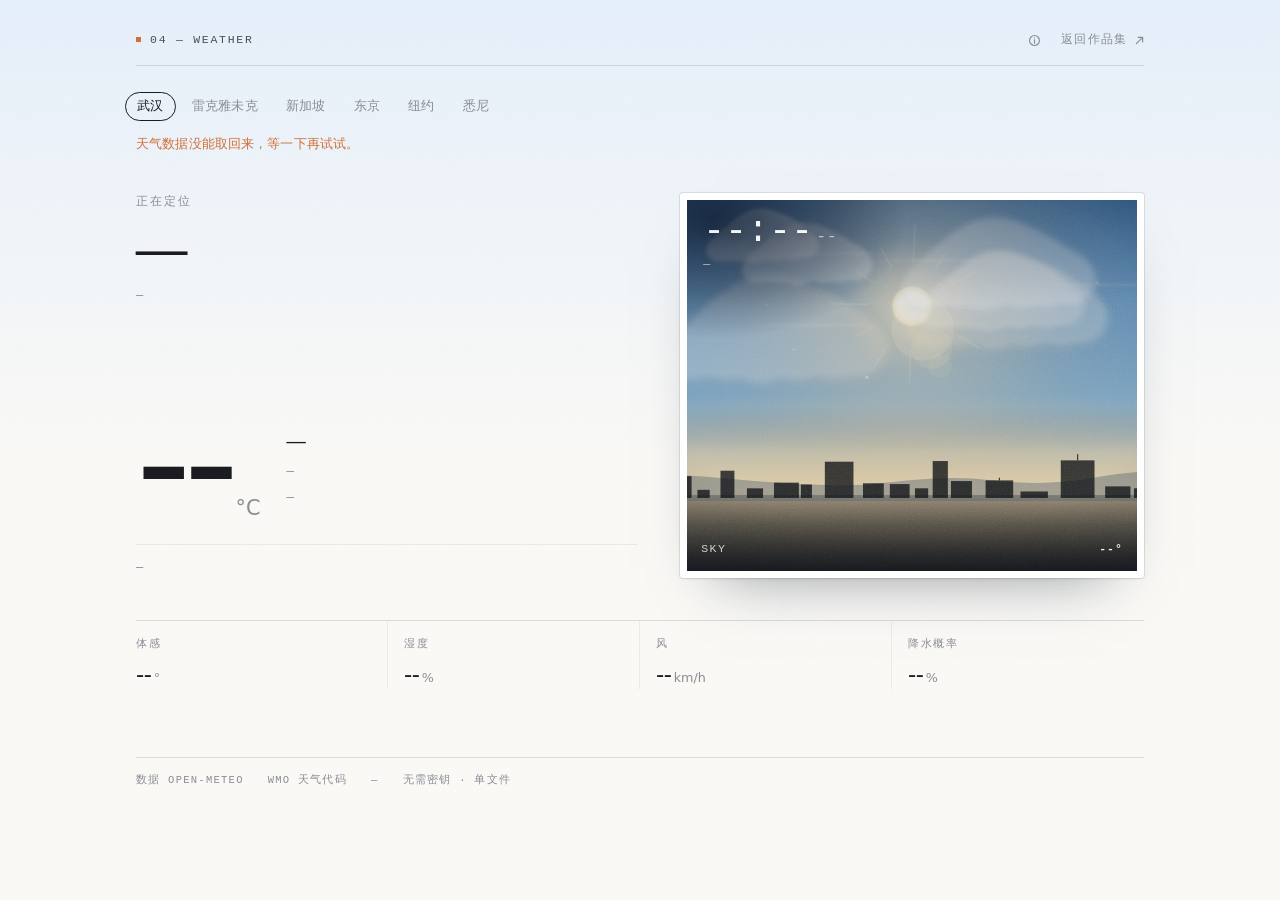
<file: weather/index.html>
<!DOCTYPE html>
<html lang="zh-CN">
<head>
<meta charset="UTF-8" />
<meta name="viewport" content="width=device-width, initial-scale=1.0" />
<meta name="color-scheme" content="light" />
<meta name="description" content="天气 · 一块会变的天空。数据来自 Open-Meteo。" />
<title>天气 · 04 — WEATHER</title>
<style>
/* ============================================================
   天气 · 04 — WEATHER
   纸白页 + 深色天空窗。零依赖，单文件。
   ============================================================ */

:root{
  --paper:      #fbfaf7;
  --paper-2:    #f3f1eb;
  --ink:        #1b1c22;
  --ink-2:      #4c4d56;
  --ink-3:      #8b8c96;
  --line:       rgba(27,28,34,.13);
  --line-2:     rgba(27,28,34,.065);
  --ember:      #d2703a;

  --serif: "Noto Serif SC","Source Han Serif SC","Songti SC","STSong",Georgia,SimSun,serif;
  --sans: -apple-system,BlinkMacSystemFont,"Segoe UI","PingFang SC","Hiragino Sans GB","Microsoft YaHei",system-ui,sans-serif;
  --mono: ui-monospace,"SF Mono","Cascadia Mono",Consolas,"Liberation Mono",monospace;

  --gut: clamp(20px, 5vw, 56px);
}

*,*::before,*::after{ box-sizing:border-box; }

html{ -webkit-text-size-adjust:100%; }

body{
  margin:0;
  min-height:100vh;
  background:
    linear-gradient(180deg, #e6f0fb 0, rgba(230,240,251,0) 460px),
    var(--paper);
  color:var(--ink);
  font-family:var(--sans);
  font-size:16px;
  line-height:1.55;
  -webkit-font-smoothing:antialiased;
  -moz-osx-font-smoothing:grayscale;
  text-rendering:optimizeLegibility;
}

/* 纸张颗粒：只在纸面上透出极淡的一层 */
body::before{
  content:"";
  position:fixed; inset:0; z-index:0; pointer-events:none;
  background-image:url("data:image/svg+xml,%3Csvg xmlns='http://www.w3.org/2000/svg' width='140' height='140'%3E%3Cfilter id='n'%3E%3CfeTurbulence type='fractalNoise' baseFrequency='.82' numOctaves='4' stitchTiles='stitch'/%3E%3CfeColorMatrix type='saturate' values='0'/%3E%3C/filter%3E%3Crect width='140' height='140' filter='url(%23n)'/%3E%3C/svg%3E");
  background-size:140px 140px;
  opacity:.042;
  mix-blend-mode:multiply;
}

::selection{ background:var(--ink); color:var(--paper); }

:focus-visible{ outline:1.5px solid var(--ink); outline-offset:3px; }

.page{
  position:relative; z-index:1;
  max-width:1120px;
  margin:0 auto;
  padding:28px var(--gut) 72px;
}

/* ---------- 顶部栏 ---------- */
.chrome{
  display:flex; align-items:center; justify-content:space-between; gap:16px;
  padding-bottom:13px;
  border-bottom:1px solid var(--line);
  font-family:var(--mono);
  font-size:11.5px;
  letter-spacing:.15em;
  text-transform:uppercase;
  color:var(--ink-3);
}
.chrome__id{ color:var(--ink-2); display:inline-flex; align-items:center; gap:9px; }
.chrome__id::before{
  content:""; width:5px; height:5px; background:var(--ember);
  display:inline-block; transform:translateY(-1px);
}
.chrome__back{
  color:var(--ink-3); text-decoration:none; letter-spacing:.13em;
  transition:color .25s ease;
  display:inline-flex; align-items:center; gap:7px;
}
.chrome__back:hover{ color:var(--ink); }
.chrome__back svg{ transition:transform .25s ease; }
.chrome__back:hover svg{ transform:translate(2px,-2px); }

.chrome__tools{ display:flex; align-items:center; gap:14px; }
.chrome__i{
  display:grid; place-items:center;
  width:24px; height:24px; padding:0;
  border:1px solid transparent; border-radius:50%;
  background:transparent; color:var(--ink-3);
  cursor:pointer;
  transition:color .2s ease, border-color .2s ease;
}
.chrome__i:hover{ color:var(--ink); border-color:var(--line); }

/* ---------- 城市切换 ---------- */
.cities{
  display:flex; flex-wrap:wrap; gap:4px;
  margin-top:clamp(18px,2.4vw,26px);
  margin-left:-11px;
}
.city-btn{
  border:1px solid transparent;
  background:transparent;
  padding:5px 11px; border-radius:999px;
  font-family:var(--sans); font-size:12.5px; color:var(--ink-3);
  cursor:pointer; letter-spacing:.02em;
  transition:color .2s ease, border-color .2s ease;
}
.city-btn:hover{ color:var(--ink); border-color:var(--line); }
.city-btn[aria-current="true"]{
  color:var(--ink); border-color:var(--ink);
}

/* ---------- 时间轴 ---------- */
.timeline{
  margin-top:clamp(30px,4.4vw,52px);
  padding-top:clamp(16px,2.2vw,22px);
  border-top:1px solid var(--line);
}
.timeline[hidden]{ display:none; }
.tl__head{
  display:flex; align-items:baseline; justify-content:space-between; gap:16px;
}
.tl__title{
  margin:0;
  font-family:var(--mono); font-size:11.5px; font-weight:500;
  letter-spacing:.16em; text-transform:uppercase; color:var(--ink-2);
}
.tl__reset{
  border:1px solid var(--line); background:transparent;
  font-family:var(--sans); font-size:11.5px; color:var(--ink-2);
  padding:4px 12px; border-radius:999px; cursor:pointer;
  transition:background .2s ease, color .2s ease, border-color .2s ease;
}
.tl__reset:hover{ background:var(--ink); color:var(--paper); border-color:var(--ink); }
.tl__reset[hidden]{ display:none; }

.tl__track{
  position:relative;
  height:96px;
  margin-top:14px;
  cursor:ew-resize;
  touch-action:none;
  color:var(--ink);
  outline:none;
  user-select:none;
}
.tl__track:focus-visible{ outline:1.5px solid var(--ink); outline-offset:8px; }
.tl__curve{
  position:absolute; left:0; right:0; bottom:26px;
  width:100%; height:66px;
  overflow:visible;
  pointer-events:none;
}
.tl__ticks{
  position:absolute; left:0; right:0; bottom:0;
  height:15px; pointer-events:none;
}
.tl__ticks span{
  position:absolute; transform:translateX(-50%);
  font-family:var(--mono); font-size:10px; letter-spacing:.08em;
  color:var(--ink-3); white-space:nowrap;
}
.tl__ticks span:first-child{ transform:none; }
.tl__ticks span:last-child{ transform:translateX(-100%); }

.tl__cursor{
  position:absolute; top:6px; bottom:24px;
  width:1px; background:var(--ink);
  transform:translateX(-.5px);
  pointer-events:none;
  will-change:left;
}
.tl__cursor span{
  position:absolute; left:50%; top:0;
  width:7px; height:7px; background:var(--ember);
  transform:translate(-50%,-50%) rotate(45deg);
}

.tl__readout{
  display:flex; align-items:baseline; gap:18px;
  margin-top:4px;
  font-family:var(--mono); font-size:12px; letter-spacing:.06em;
  color:var(--ink-3);
}
.tl__time{
  font-size:15px; color:var(--ink); letter-spacing:.02em;
  font-variant-numeric:tabular-nums;
}
.tl__temp{ font-variant-numeric:tabular-nums; }
.tl__hint{
  margin-left:auto; font-size:11px; letter-spacing:.1em;
  transition:opacity .35s ease;
}
.tl__hint.is-gone{ opacity:0; }

/* ---------- 关于这一页 ---------- */
.about{
  position:fixed; inset:0; z-index:9000;
  display:grid; place-items:center;
  padding:24px;
  background:rgba(12,16,24,.40);
  animation:fade .28s ease both;
}
.about[hidden]{ display:none; }
@keyframes fade{ from{ opacity:0; } }
.about__panel{
  position:relative;
  width:min(560px,100%);
  max-height:86vh; overflow:auto;
  background:var(--paper);
  border:1px solid var(--line);
  padding:clamp(24px,4vw,38px);
  box-shadow:0 34px 90px -46px rgba(10,18,32,.7);
}
.about__close{
  position:absolute; top:12px; right:12px;
  width:28px; height:28px; padding:0;
  border:1px solid var(--line); background:transparent;
  font-size:11px; color:var(--ink-3); cursor:pointer;
  transition:color .2s ease, border-color .2s ease;
}
.about__close:hover{ color:var(--ink); border-color:var(--ink); }
.about__kicker{
  margin:0 0 12px;
  font-family:var(--mono); font-size:10.5px; letter-spacing:.18em;
  text-transform:uppercase; color:var(--ink-3);
}
.about__title{
  margin:0 0 16px;
  font-family:var(--serif); font-size:clamp(1.4rem,2.6vw,1.9rem);
  font-weight:600; letter-spacing:-.012em;
}
.about__lead{
  margin:0 0 24px;
  font-size:13.5px; line-height:1.9; color:var(--ink-2);
}
.about__list{ margin:0; display:grid; gap:15px; }
.about__list div{ display:grid; grid-template-columns:54px 1fr; gap:14px; align-items:baseline; }
.about__list dt{
  font-family:var(--mono); font-size:10px; letter-spacing:.14em;
  text-transform:uppercase; color:var(--ink-3);
}
.about__list dd{ margin:0; font-size:12.5px; line-height:1.8; color:var(--ink-2); }
.about__list code{
  font-family:var(--mono); font-size:11px;
  background:var(--paper-2); padding:1px 4px;
}
.about__foot{
  margin:24px 0 0;
  font-family:var(--mono); font-size:10.5px; letter-spacing:.12em;
  color:var(--ink-3);
}

/* ---------- 状态行 ---------- */
.status{
  margin:13px 0 0; min-height:21px;
  font-size:13px; color:var(--ink-3); letter-spacing:.01em;
}
.status.is-err{ color:var(--ember); }
.status .dots::after{
  display:inline-block; width:1.4em; text-align:left;
  content:""; animation:dots 1.3s steps(4,end) infinite;
}
@keyframes dots{ 0%{content:""} 25%{content:"."} 50%{content:".."} 75%{content:"..."} }

/* ============================================================
   主视觉
   ============================================================ */
.hero{
  display:grid;
  grid-template-columns:minmax(0,1fr) clamp(300px,46%,600px);
  gap:clamp(24px,3.4vw,46px);
  align-items:stretch;
  margin-top:clamp(20px,3.2vw,38px);
}
.hero__col{
  min-width:0;
  display:flex; flex-direction:column;
  justify-content:space-between;
  gap:clamp(20px,3vw,34px);
}
.hero__head{ min-width:0; }
.hero__foot{ display:flex; flex-direction:column; gap:clamp(14px,2vw,22px); }

.kicker{
  margin:0 0 10px;
  font-family:var(--mono); font-size:11.5px; letter-spacing:.16em;
  text-transform:uppercase; color:var(--ink-3);
}
.city{
  margin:0;
  font-family:var(--serif);
  font-size:clamp(1.9rem,4.4vw,3.2rem);
  font-weight:600; line-height:1.06; letter-spacing:-.012em;
}

.temprow{
  display:flex; align-items:flex-end; gap:clamp(14px,2.4vw,26px);
  margin-top:0;
}
.reading{
  font-family:var(--sans);
  font-size:clamp(4.4rem,13vw,9.6rem);
  font-weight:300; line-height:.78; letter-spacing:-.05em;
  font-variant-numeric:tabular-nums;
  font-feature-settings:"tnum" 1;
}
.reading .neg{ margin-right:-.13em; }
.reading__unit{
  font-size:clamp(1rem,1.7vw,1.3rem); font-weight:400; color:var(--ink-3);
  letter-spacing:0; margin-left:4px;
}
.temprow__side{ padding-bottom:clamp(6px,1.4vw,14px); min-width:0; }
.cond{
  margin:0;
  font-family:var(--serif); font-size:clamp(1rem,1.6vw,1.2rem);
  font-weight:600; letter-spacing:.01em;
}
.swing{
  margin:7px 0 0;
  font-family:var(--mono); font-size:12.5px; letter-spacing:.05em;
  color:var(--ink-3); font-variant-numeric:tabular-nums;
}
.stamp{
  margin:12px 0 0;
  font-family:var(--mono); font-size:12px; letter-spacing:.08em;
  color:var(--ink-3); text-transform:uppercase;
  white-space:nowrap; overflow:hidden; text-overflow:ellipsis;
}
.sunline{
  margin:0;
  display:flex; flex-wrap:wrap; align-items:baseline; gap:4px 14px;
  font-family:var(--mono); font-size:12px; letter-spacing:.07em;
  color:var(--ink-3);
  padding-top:clamp(10px,1.4vw,14px);
  border-top:1px solid var(--line-2);
}
.sunline b{
  font-weight:500; color:var(--ink-2);
  font-variant-numeric:tabular-nums;
}

/* ---------- 天空窗（装裱的一幅天气插画） ---------- */
.sky{
  position:relative;
  align-self:end;
  margin:0;
  aspect-ratio:4 / 3.32;
  padding:7px;
  background:#fff;
  border-radius:3px;
  box-shadow:
    0 0 0 1px rgba(27,28,34,.10),
    0 2px 4px -2px rgba(24,34,54,.10),
    0 30px 60px -38px rgba(24,34,54,.55);
}
.sky__inner{
  position:relative;
  width:100%; height:100%;
  overflow:hidden;
  border-radius:1px;
  background:#101418;
}
@supports not (aspect-ratio:1){ .sky{ height:308px; } }
.sky canvas{
  position:absolute; inset:0;
  display:block; width:100%; height:100%;
}
.sky__grain{
  position:absolute; inset:0; pointer-events:none;
  background-image:url("data:image/svg+xml,%3Csvg xmlns='http://www.w3.org/2000/svg' width='180' height='180'%3E%3Cfilter id='g'%3E%3CfeTurbulence type='fractalNoise' baseFrequency='.9' numOctaves='3' stitchTiles='stitch'/%3E%3CfeColorMatrix type='saturate' values='0'/%3E%3C/filter%3E%3Crect width='180' height='180' filter='url(%23g)'/%3E%3C/svg%3E");
  background-size:180px 180px;
  mix-blend-mode:soft-light;
  opacity:.55;
}
.sky__vig{
  position:absolute; inset:0; pointer-events:none;
  background:radial-gradient(120% 100% at 50% 42%, transparent 48%, rgba(10,18,32,.30) 100%);
}
/* 左上角压暗，保证时钟在任何天气下都看得清 */
.sky__shade{
  position:absolute; inset:0; pointer-events:none;
  background:
    radial-gradient(58% 44% at 6% 5%, rgba(5,14,32,.66), rgba(5,14,32,.30) 46%, transparent 74%),
    linear-gradient(to bottom, rgba(5,14,32,.22), transparent 28%);
}
/* 整体压暗一点，白天不刺眼 */
.sky__dim{
  position:absolute; inset:0; pointer-events:none;
  background:rgba(9,17,31,.12);
}
.sky__cap{
  position:absolute; left:0; right:0; bottom:0;
  display:flex; align-items:center; justify-content:space-between; gap:12px;
  padding:12px 14px 13px;
  font-family:var(--mono); font-size:11.5px; letter-spacing:.12em;
  text-transform:uppercase;
  color:rgba(255,255,255,.78);
  background:linear-gradient(to top, rgba(6,12,24,.46), transparent);
  pointer-events:none;
}
.sky__cap b{ font-weight:600; color:rgba(255,255,255,.96); letter-spacing:.09em; }

/* 画面里的当地时间 */
.sky__clock{
  position:absolute; left:16px; top:14px;
  color:rgba(255,255,255,.95);
  text-shadow:0 1px 10px rgba(6,22,44,.45), 0 0 34px rgba(200,224,255,.20);
  pointer-events:none;
  line-height:1;
}
.sky__time{
  display:flex; align-items:baseline; gap:3px;
  font-family:var(--mono);
  font-size:clamp(24px,3.1vw,36px);
  font-weight:500;
  letter-spacing:.01em;
  font-variant-numeric:tabular-nums;
}
.sky__sec{
  font-size:.46em; font-weight:400; opacity:.62;
  letter-spacing:.04em;
}
.sky__date{
  margin-top:8px;
  font-family:var(--mono); font-size:11.5px; letter-spacing:.13em;
  opacity:.72;
}

/* ============================================================
   指标
   ============================================================ */
.metrics{
  display:grid;
  grid-template-columns:repeat(4,minmax(0,1fr));
  margin-top:clamp(26px,4vw,42px);
  border-top:1px solid var(--line);
}
.metric{
  padding:15px 16px 2px 0;
  border-right:1px solid var(--line-2);
}
.metric:last-child{ border-right:0; }
.metric + .metric{ padding-left:16px; }
.metric__k{
  display:block; margin-bottom:8px;
  font-family:var(--mono); font-size:11px; letter-spacing:.14em;
  text-transform:uppercase; color:var(--ink-3);
}
.metric__v{
  display:block;
  font-size:clamp(1.02rem,1.85vw,1.42rem);
  font-weight:450; letter-spacing:-.015em;
  font-variant-numeric:tabular-nums;
  line-height:1.15;
}
.metric__v small{
  font-size:.56em; font-weight:400; color:var(--ink-3);
  letter-spacing:0; margin-left:2px;
}

/* ============================================================
   预报
   ============================================================ */
.outlook{ margin-top:clamp(32px,5vw,54px); }
.outlook__head{
  display:flex; align-items:baseline; justify-content:space-between; gap:16px;
  padding-bottom:11px;
  border-bottom:1px solid var(--line);
}
.outlook__head h2{
  margin:0;
  font-family:var(--mono); font-size:11.5px; font-weight:500;
  letter-spacing:.16em; text-transform:uppercase; color:var(--ink-2);
}
.outlook__note{
  font-family:var(--mono); font-size:11px; letter-spacing:.09em;
  color:var(--ink-3);
}

.chart{ margin-top:20px; }
.chart__plot{
  position:relative;
  height:132px;
  margin:16px 0 6px;
  color:var(--ink);
}
.chart__plot svg{
  position:absolute; inset:0;
  width:100%; height:100%;
  overflow:visible;
  display:block;
}
.chart__hi,
.chart__lo{
  position:absolute;
  font-family:var(--mono);
  font-variant-numeric:tabular-nums;
  white-space:nowrap;
  pointer-events:none;
}
.chart__hi{
  font-size:12.5px; font-weight:600; color:var(--ink);
  transform:translate(-50%,-142%);
}
.chart__lo{
  font-size:11.5px; font-weight:400; color:var(--ink-3);
  transform:translate(-50%,42%);
}

.chart__days{
  display:grid;
  grid-template-columns:repeat(5,minmax(0,1fr));
  border-top:1px solid var(--line-2);
  margin-top:12px;
}
.day{
  padding:13px 8px 4px 0;
  text-align:center;
  border-right:1px solid var(--line-2);
  min-width:0;
}
.day:last-child{ border-right:0; }
.day__name{
  font-family:var(--mono); font-size:11px; letter-spacing:.11em;
  text-transform:uppercase; color:var(--ink-3);
  white-space:nowrap;
}
.day__icon{
  display:grid; place-items:center;
  height:36px; margin:9px 0 8px;
  color:var(--ink-2);
}
.day__pop{
  display:inline-flex; align-items:center; gap:6px;
  font-family:var(--mono); font-size:11px; letter-spacing:.04em;
  color:var(--ink-3);
  font-variant-numeric:tabular-nums;
}
.day__pop i{
  display:block; width:22px; height:2px;
  background:var(--line-2);
  position:relative;
}
.day__pop i::after{
  content:""; position:absolute; inset:0 auto 0 0;
  width:var(--p); background:var(--ember); opacity:.72;
}
.day__pop--dry{ opacity:.4; }

/* ---------- 页脚 ---------- */
.colophon{
  display:flex; flex-wrap:wrap; gap:6px 24px;
  margin-top:clamp(38px,6vw,68px);
  padding-top:14px;
  border-top:1px solid var(--line);
  font-family:var(--mono); font-size:10.5px; letter-spacing:.12em;
  text-transform:uppercase; color:var(--ink-3);
}
.colophon span{ white-space:nowrap; }

/* ---------- 载入前 ---------- */
.is-loading .reading,
.is-loading .city,
.is-loading .cond{ opacity:.28; }
.reading,.city,.cond{ transition:opacity .4s ease; }

/* ---------- 图标 ---------- */
.wxi{ display:block; color:currentColor; }

/* ---------- 入场：逐层显影 ---------- */
@keyframes gz-rise{
  from{ opacity:0; transform:translateY(13px); }
  to{ opacity:1; transform:none; }
}
.chrome        { animation:gz-rise .62s cubic-bezier(.16,1,.3,1) both; }
.finder-wrap   { animation:gz-rise .62s .05s cubic-bezier(.16,1,.3,1) both; }
.chips         { animation:gz-rise .62s .11s cubic-bezier(.16,1,.3,1) both; }
.hero          { animation:gz-rise .82s .15s cubic-bezier(.16,1,.3,1) both; }
.metrics       { animation:gz-rise .72s .27s cubic-bezier(.16,1,.3,1) both; }
.outlook       { animation:gz-rise .72s .34s cubic-bezier(.16,1,.3,1) both; }
.colophon      { animation:gz-rise .72s .41s cubic-bezier(.16,1,.3,1) both; }

/* ============================================================
   响应式
   ============================================================ */
@media (max-width:900px){
  .hero{ grid-template-columns:1fr; gap:22px; align-items:start; }
  .hero__col{ gap:26px; }
  .sky{ order:-1; width:100%; aspect-ratio:16 / 10; }
  .metrics{ grid-template-columns:repeat(2,minmax(0,1fr)); }
  .metric{ padding-top:14px; }
  .metric:nth-child(2n){ border-right:0; }
  .metric:nth-child(2n+1){ padding-left:0; }
  .metric + .metric{ padding-left:14px; }
}

@media (max-width:640px){
  .page{ padding-top:20px; padding-bottom:52px; }
  .chrome{ font-size:10.5px; letter-spacing:.1em; }
  .finder{ flex-wrap:wrap; gap:8px 0; align-items:center; }
  .finder__k{ width:auto; margin:0 14px 0 0; padding-bottom:4px; }
  .finder input{ flex:1 1 140px; }
  .finder__go{ margin-left:0; margin-top:10px; }
  .finder__geo{ margin-left:8px; margin-top:10px; }
  .chart__plot{ height:116px; }
  .stamp{ white-space:normal; }
  .outlook__note{ display:none; }
}

@media (max-width:400px){
  .day{ padding-right:4px; }
  .day__name{ font-size:10px; letter-spacing:.05em; }
  .chart__hi{ font-size:11.5px; }
  .chart__lo{ font-size:10.5px; }
}

@media (prefers-reduced-motion:reduce){
  *{ animation-duration:.001ms !important; animation-iteration-count:1 !important; }
  /* 入场动画整段关掉，内容直接可见（不做"掐掉导致看不见"那种事） */
  .chrome,.finder-wrap,.chips,.hero,.metrics,.outlook,.colophon{
    animation:none !important;
    opacity:1 !important;
    transform:none !important;
  }
  /* 天空窗的动效不掐死，只是变慢（见 JS 的 REDUCED 处理） */
  .sky canvas{ animation:none !important; }
}
</style>
</head>
<body>
<main class="page">

  <header class="chrome">
    <span class="chrome__id">04 — Weather</span>
    <div class="chrome__tools">
      <button type="button" class="chrome__i" id="aboutBtn" aria-label="关于这一页" title="关于这一页">
        <svg width="13" height="13" viewBox="0 0 16 16" fill="none" stroke="currentColor" stroke-width="1.4" aria-hidden="true">
          <circle cx="8" cy="8" r="6.1"/><path d="M8 7.1v4.3M8 4.8v.15" stroke-linecap="round"/>
        </svg>
      </button>
      <a class="chrome__back" href="../index.html">
        <span>返回作品集</span>
        <svg width="9" height="9" viewBox="0 0 10 10" fill="none" stroke="currentColor" stroke-width="1.3" stroke-linecap="round" stroke-linejoin="round" aria-hidden="true"><path d="M1.5 8.5 8.5 1.5M3.4 1.5H8.5v5.1"/></svg>
      </a>
    </div>
  </header>

  <nav class="cities" id="cities" aria-label="切换城市"></nav>
  <p class="status" id="status" role="status" aria-live="polite"></p>

  <section class="hero" id="hero">
    <div class="hero__col hero__body" id="heroBody">
      <div class="hero__head">
        <p class="kicker" id="cityKicker">正在定位</p>
        <h1 class="city" id="cityName">—</h1>
        <p class="stamp" id="localTime">—</p>
      </div>

      <div class="hero__foot">
        <div class="temprow">
          <b class="reading"><span id="curTemp">--</span><span class="reading__unit">°C</span></b>
          <div class="temprow__side">
            <p class="cond" id="curDesc">—</p>
            <p class="swing" id="swingToday">—</p>
            <p class="swing" id="swingTomr">—</p>
          </div>
        </div>
        <p class="sunline" id="sunline">—</p>
      </div>
    </div>

    <figure class="sky" id="skyFig">
      <div class="sky__inner">
        <canvas id="skyCanvas" aria-hidden="true"></canvas>
        <div class="sky__grain" aria-hidden="true"></div>
        <div class="sky__vig" aria-hidden="true"></div>
        <div class="sky__shade" aria-hidden="true"></div>
        <div class="sky__dim" aria-hidden="true"></div>
        <div class="sky__clock" aria-live="off">
          <div class="sky__time"><span id="skyHHMM">--:--</span><span class="sky__sec" id="skySS">--</span></div>
          <div class="sky__date" id="skyDate">—</div>
        </div>
        <figcaption class="sky__cap">
          <span id="skyCap">Sky</span>
          <b id="skyCapTemp">--°</b>
        </figcaption>
      </div>
    </figure>
  </section>

  <section class="timeline" id="timeline" hidden>
    <div class="tl__head">
      <h2 class="tl__title">这一天的天空</h2>
      <button type="button" class="tl__reset" id="tlReset" hidden>回到此刻</button>
    </div>

    <div class="tl__track" id="tlTrack" role="slider" tabindex="0"
         aria-label="拖动查看当天任意时刻" aria-valuemin="0" aria-valuemax="24" aria-valuenow="12">
      <svg class="tl__curve" id="tlCurve" viewBox="0 0 100 100" preserveAspectRatio="none" aria-hidden="true"></svg>
      <div class="tl__ticks" id="tlTicks" aria-hidden="true"></div>
      <div class="tl__cursor" id="tlCursor" aria-hidden="true"><span></span></div>
    </div>

    <div class="tl__readout">
      <span class="tl__time" id="tlTime">--:--</span>
      <span class="tl__temp" id="tlTemp">--°</span>
      <span class="tl__hint" id="tlHint">拖动，看这一天的光</span>
    </div>
  </section>

  <section class="metrics" id="metrics" aria-label="当前气象指标">
    <div class="metric"><span class="metric__k">体感</span><b class="metric__v" id="mFeel">--<small>°</small></b></div>
    <div class="metric"><span class="metric__k">湿度</span><b class="metric__v" id="mHum">--<small>%</small></b></div>
    <div class="metric"><span class="metric__k">风</span><b class="metric__v" id="mWind">--<small>km/h</small></b></div>
    <div class="metric"><span class="metric__k">降水概率</span><b class="metric__v" id="mPop">--<small>%</small></b></div>
  </section>

  <section class="outlook" id="outlook" hidden>
    <div class="outlook__head">
      <h2>未来五天</h2>
      <span class="outlook__note">高低温 · 降水概率</span>
    </div>
    <div class="chart">
      <div class="chart__plot" id="chartPlot"></div>
      <div class="chart__days" id="chartDays"></div>
    </div>
  </section>

  <footer class="colophon">
    <span>数据 Open-Meteo</span>
    <span>WMO 天气代码</span>
    <span id="colophonCoord">—</span>
    <span>无需密钥 · 单文件</span>
  </footer>

</main>

<div class="about" id="about" hidden>
  <div class="about__panel" role="dialog" aria-modal="true" aria-labelledby="aboutTitle">
    <button type="button" class="about__close" id="aboutClose" aria-label="关闭">✕</button>
    <p class="about__kicker">关于这一页</p>
    <h2 class="about__title" id="aboutTitle">一块程序化的天空</h2>

    <p class="about__lead">
      这个页面里没有一张图片。云、光、雨、雪、夜色，全部是 Canvas 2D
      逐帧画出来的；太阳的高度角由当地真实的日出日落时间推算。
      拖动下方的时间轴，你能看见这一天从黎明到深夜的每一刻。
    </p>

    <dl class="about__list">
      <div>
        <dt>渲染</dt>
        <dd>Canvas 2D 程序化绘制，7 种天气 × 昼夜。云与雪的贴图预先离屏渲染好，主循环里只剩 <code>drawImage</code>。</dd>
      </div>
      <div>
        <dt>光照</dt>
        <dd>天空的三段渐变色、太阳光晕、地平线暖光都由太阳高度角驱动；拖动时间轴时是连续变化的，不是切换贴图。</dd>
      </div>
      <div>
        <dt>数据</dt>
        <dd>Open-Meteo 免密钥接口，逐小时温度、天气代码、降水概率驱动画面与读数，拖动时按小时插值。</dd>
      </div>
      <div>
        <dt>克制</dt>
        <dd>系统开启「减少动态效果」时天空降到 12% 速度而非停死；页面不可见时暂停动画循环；<code>prefers-reduced-motion</code> 下入场动画整段关闭，内容直接可见。</dd>
      </div>
      <div>
        <dt>体积</dt>
        <dd>单文件、零依赖、零构建。没有框架，没有 CDN，没有字体下载。</dd>
      </div>
    </dl>

    <p class="about__foot">← 拖动那条时间轴试试</p>
  </div>
</div>

<script>
/* ============================================================
   天气 · 04
   - 地理编码 / 预报：Open-Meteo（免密钥）
   - 天空窗：Canvas 2D 程序化渲染，太阳位置由真实日出日落推算
   ============================================================ */
(() => {
"use strict";

const WX_URL  = "https://api.open-meteo.com/v1/forecast";
const REDUCED = window.matchMedia("(prefers-reduced-motion: reduce)").matches;

/* ---------------- WMO 代码 ---------------- */
const WMO = {
  0:  ["晴", "clear"],
  1:  ["大部晴朗", "clear"],
  2:  ["多云", "partly"],
  3:  ["阴", "overcast"],
  45: ["雾", "fog"],
  48: ["霜雾", "fog"],
  51: ["毛毛雨", "rain"], 53: ["毛毛雨", "rain"], 55: ["密毛毛雨", "rain"],
  56: ["冻毛毛雨", "rain"], 57: ["冻毛毛雨", "rain"],
  61: ["小雨", "rain"], 63: ["中雨", "rain"], 65: ["大雨", "rain"],
  66: ["冻雨", "rain"], 67: ["冻雨", "rain"],
  71: ["小雪", "snow"], 73: ["中雪", "snow"], 75: ["大雪", "snow"], 77: ["雪粒", "snow"],
  80: ["阵雨", "rain"], 81: ["强阵雨", "rain"], 82: ["暴雨", "rain"],
  85: ["阵雪", "snow"], 86: ["强阵雪", "snow"],
  95: ["雷雨", "storm"], 96: ["雷雨伴冰雹", "storm"], 99: ["强雷雨伴冰雹", "storm"],
};
const wmo = (c) => WMO[c] || ["未知", "partly"];

/* ---------------- 天气图标（线条） ---------------- */
const ICON_PATHS = {
  clear: `<circle cx="12" cy="12" r="4"/><path d="M12 2.4v2.3M12 19.3v2.3M2.4 12h2.3M19.3 12h2.3M5.2 5.2l1.6 1.6M17.2 17.2l1.6 1.6M18.8 5.2l-1.6 1.6M6.8 17.2l-1.6 1.6"/>`,
  partly: `<circle cx="16.4" cy="8.4" r="2.9"/><path d="M16.4 3.4v1.6M21.4 8.4H20M19.6 5.2l-1.1 1.1"/><path d="M7.6 18.6h8.1a2.9 2.9 0 0 0 .3-5.78 4.5 4.5 0 0 0-8.4.9 2.45 2.45 0 0 0 0 4.88Z"/>`,
  overcast: `<path d="M7.4 18.4h8.7a3 3 0 0 0 .3-5.98 4.6 4.6 0 0 0-8.6.93 2.53 2.53 0 0 0-.4 5.05Z"/>`,
  fog: `<path d="M7.6 15.6h8.3a2.9 2.9 0 0 0 .3-5.78 4.5 4.5 0 0 0-8.4.9 2.45 2.45 0 0 0-.2 4.88Z"/><path d="M4.4 19h9.6M7.2 21.4h9.4"/>`,
  rain: `<path d="M7.4 14.6h8.6a2.9 2.9 0 0 0 .3-5.78 4.5 4.5 0 0 0-8.4.9 2.45 2.45 0 0 0-.5 4.88Z"/><path d="M8.6 17.4 7.4 20.2M12.4 17.4l-1.2 2.8M16.2 17.4l-1.2 2.8"/>`,
  snow: `<path d="M7.4 14.2h8.6a2.9 2.9 0 0 0 .3-5.78 4.5 4.5 0 0 0-8.4.9 2.45 2.45 0 0 0-.5 4.88Z"/><path d="M8.4 17.6v3M7.1 18.7l2.6 1.2M9.7 18.7l-2.6 1.2M15.6 17.6v3M14.3 18.7l2.6 1.2M16.9 18.7l-2.6 1.2"/>`,
  storm: `<path d="M7.4 14.2h8.6a2.9 2.9 0 0 0 .3-5.78 4.5 4.5 0 0 0-8.4.9 2.45 2.45 0 0 0-.5 4.88Z"/><path d="M12.9 15.6 10.4 19h2.4l-1 2.8 3.6-4h-2.2l1-2.2Z"/>`,
};

function wxIcon(kind, size = 20){
  const p = ICON_PATHS[kind] || ICON_PATHS.partly;
  return `<svg class="wxi" viewBox="0 0 24 24" width="${size}" height="${size}" fill="none" stroke="currentColor" stroke-width="1.28" stroke-linecap="round" stroke-linejoin="round" aria-hidden="true">${p}</svg>`;
}

/* ============================================================
   天空窗
   ============================================================ */
const PALETTE = {
  day: {
    clear:    ["#2b68ad", "#68a6d8", "#ffdfab"],
    partly:   ["#3573b4", "#7cb1da", "#fce3ba"],
    overcast: ["#6a7e92", "#9daebc", "#d4dade"],
    fog:      ["#95a4b1", "#bbc7d0", "#dce2e5"],
    rain:     ["#3a566f", "#66809a", "#a2b4c3"],
    snow:     ["#6a87a7", "#a2bcd5", "#e5edf3"],
    storm:    ["#223546", "#435a71", "#74879b"],
  },
  night: {
    clear:    ["#050c1f", "#0f1e3c", "#27395f"],
    partly:   ["#07101f", "#142138", "#2c3d58"],
    overcast: ["#0e141d", "#1a232d", "#2e3945"],
    fog:      ["#12171f", "#1c232b", "#2e373e"],
    rain:     ["#070d16", "#111c29", "#22303d"],
    snow:     ["#0b1320", "#172535", "#2b3b50"],
    storm:    ["#04080f", "#0c1520", "#1c2836"],
  },
};

/* hex → rgb */
const hex2rgb = (h) => {
  const n = h.replace("#", "");
  return [parseInt(n.slice(0,2),16), parseInt(n.slice(2,4),16), parseInt(n.slice(4,6),16)];
};
const mix = (a, b, k) => a.map((v,i) => Math.round(v + (b[i] - v) * k));
const rgba = (arr, a) => `rgba(${arr[0]},${arr[1]},${arr[2]},${a})`;
const clamp01 = (v) => v < 0 ? 0 : v > 1 ? 1 : v;
const TAU = Math.PI * 2;

/* 稳定的伪随机 */
function mulberry32(a){
  return function(){
    a |= 0; a = a + 0x6D2B79F5 | 0;
    let t = Math.imul(a ^ a >>> 15, 1 | a);
    t = t + Math.imul(t ^ t >>> 7, 61 | t) ^ t;
    return ((t ^ t >>> 14) >>> 0) / 4294967296;
  };
}

class SkyView {
  constructor(canvas){
    this.cv = canvas;
    this.ctx = canvas.getContext("2d", { alpha: false });
    this.dpr = 1; this.w = 0; this.h = 0;
    this.t = 0; this.last = 0;
    this.night = false; this.sunP = .5; this.wind = 16;
    this.scene = "partly";

    const day = PALETTE.day.partly;
    this.col = day.map(hex2rgb);
    this.target = day.map(hex2rgb);

    this.amt  = { cloud:.6, sun:1, rain:0, snow:0, fog:0, star:0, bolt:0 };
    this.goal = { ...this.amt };

    this.clouds = []; this.drops = []; this.flakes = []; this.stars = [];
    this.flash = 0; this.nextFlash = 2;

    this._build();

    this.ro = new ResizeObserver(() => this.resize());
    this.ro.observe(this.cv.parentElement);
    this.resize();

    this.loop = this.loop.bind(this);
    this.raf = requestAnimationFrame(this.loop);
  }

  /* ---- 初始化粒子与云 ---- */
  _build(){
    const rnd = mulberry32(20261109);

    /* 三套云：晴的白、阴的灰、雨雪的暗 */
    this.spriteSets = {
      bright: [0,1,2].map((i) => this._cloudSprite(i, [255,255,255])),
      soft:   [0,1,2].map((i) => this._cloudSprite(i, [223,230,239])),
      dark:   [0,1,2].map((i) => this._cloudSprite(i, [140,153,170])),
    };
    this.spriteSet = "bright";

    /* 雪花贴图：中心实、边缘柔，避免和星星混成一片 */
    this.flakeSprite = (() => {
      const c = document.createElement("canvas");
      c.width = c.height = 32;
      const g = c.getContext("2d");
      const grd = g.createRadialGradient(16, 16, 0, 16, 16, 16);
      grd.addColorStop(0,   "rgba(255,255,255,1)");
      grd.addColorStop(.34, "rgba(255,255,255,.88)");
      grd.addColorStop(.68, "rgba(238,245,255,.30)");
      grd.addColorStop(1,   "rgba(238,245,255,0)");
      g.fillStyle = grd;
      g.beginPath(); g.arc(16, 16, 16, 0, TAU); g.fill();
      return c;
    })();

    this.clouds = Array.from({ length: 6 }, (_, i) => ({
      si: i % 3,
      x: rnd(),
      y: .05 + rnd() * .46,
      w: .19 + rnd() * .24,
      sp: .010 + rnd() * .022,
      a: .30 + rnd() * .48,
      layer: rnd() > .5 ? 1 : 0,
    }));

    this.drops = Array.from({ length: 190 }, () => ({
      x: rnd(), y: rnd(),
      len: .05 + rnd() * .09,
      sp: .70 + rnd() * .95,
      a: .22 + rnd() * .42,
    }));

    this.flakes = Array.from({ length: 90 }, () => ({
      x: rnd(), y: rnd(),
      r: .6 + rnd() * 1.7,
      sp: .045 + rnd() * .085,
      a: .30 + rnd() * .5,
      ph: rnd() * Math.PI * 2,
    }));

    this.stars = Array.from({ length: 70 }, () => ({
      x: rnd(), y: rnd() * .74,
      r: .35 + rnd() * 1.05,
      ph: rnd() * Math.PI * 2,
      b: .35 + rnd() * .65,
    }));

    /* 光尘：晴天浮在空气里的小亮点 */
    this.motes = Array.from({ length: 28 }, () => ({
      x: rnd(), y: rnd() * .78,
      r: .5 + rnd() * 1.5,
      sp: .003 + rnd() * .011,
      ph: rnd() * Math.PI * 2,
      a: .16 + rnd() * .34,
    }));

    /* 高空卷云 */
    this.wispSprite = this._makeWisp();
    this.wisps = Array.from({ length: 4 }, () => ({
      x: rnd(),
      y: .10 + rnd() * .38,
      len: .30 + rnd() * .34,
      th: .007 + rnd() * .007,
      sp: .0016 + rnd() * .0032,
      a: .16 + rnd() * .24,
    }));
  }

  /* 云：碎一点的积云团 + 顶部高光 + 底部蓝灰影 */
  _cloudSprite(seed, tint = [255, 255, 255]){
    const c = document.createElement("canvas");
    c.width = 360; c.height = 200;
    const g = c.getContext("2d");
    const rnd = mulberry32(seed * 977 + 13);
    const [tr, tg, tb] = tint;
    const W = c.width, H = c.height;

    /* 大小不一的团，从左到右堆成一丘，轮廓不规则才有体积 */
    const blobs = [
      [.220,.680,.095], [.288,.618,.116], [.356,.556,.140], [.424,.506,.160],
      [.492,.474,.172], [.560,.492,.162], [.628,.524,.146], [.696,.566,.128],
      [.760,.612,.112], [.818,.660,.094], [.178,.722,.076], [.452,.692,.104],
      [.596,.686,.094], [.336,.736,.070], [.716,.722,.072],
    ];
    const shelf = { x: .50, y: .762, rx: .330, ry: .080 };

    /* 1. 底部阴影 */
    g.filter = "blur(10px)";
    g.fillStyle = `rgba(${Math.max(0,tr-84)},${Math.max(0,tg-64)},${Math.max(0,tb-36)},.46)`;
    g.beginPath(); g.ellipse(shelf.x * W, (shelf.y + .05) * H, shelf.rx * W, shelf.ry * H, 0, 0, TAU); g.fill();
    for (const [bx,by,br] of blobs){
      g.beginPath(); g.arc((bx + (rnd()-.5)*.025) * W, (by + .055) * H, br * W * (.95 + rnd()*.14), 0, TAU); g.fill();
    }

    /* 2. 云体 */
    g.filter = "blur(6px)";
    g.fillStyle = `rgb(${tr},${tg},${tb})`;
    g.beginPath(); g.ellipse(shelf.x * W, shelf.y * H, shelf.rx * W, shelf.ry * H, 0, 0, TAU); g.fill();
    for (const [bx,by,br] of blobs){
      g.beginPath(); g.arc((bx + (rnd()-.5)*.025) * W, by * H, br * W * (.96 + rnd()*.12), 0, TAU); g.fill();
    }

    /* 3. 顶部高光：只亮上半边 */
    g.filter = "blur(12px)";
    g.fillStyle = `rgba(255,255,255,${tr > 240 ? .84 : .36})`;
    for (const [bx,by,br] of blobs){
      g.beginPath();
      g.arc(bx * W, (by - .070) * H, br * W * .60, 0, TAU);
      g.fill();
    }

    g.filter = "none";
    return c;
  }

  /* 高空卷云：细长的一丝，天空的第二个层次 */
  _makeWisp(){
    const c = document.createElement("canvas");
    c.width = 256; c.height = 56;
    const g = c.getContext("2d");
    const hg = g.createLinearGradient(0, 0, 256, 0);
    hg.addColorStop(0,   "rgba(255,255,255,0)");
    hg.addColorStop(.22, "rgba(255,255,255,.30)");
    hg.addColorStop(.48, "rgba(255,255,255,.52)");
    hg.addColorStop(.72, "rgba(255,255,255,.32)");
    hg.addColorStop(1,   "rgba(255,255,255,0)");
    g.fillStyle = hg;
    g.fillRect(0, 0, 256, 56);
    g.globalCompositeOperation = "destination-in";
    const vg = g.createLinearGradient(0, 0, 0, 56);
    vg.addColorStop(0,   "rgba(0,0,0,0)");
    vg.addColorStop(.45, "rgba(0,0,0,.9)");
    vg.addColorStop(.6,  "rgba(0,0,0,.75)");
    vg.addColorStop(1,   "rgba(0,0,0,0)");
    g.fillStyle = vg;
    g.fillRect(0, 0, 256, 56);
    g.globalCompositeOperation = "source-over";
    return c;
  }

  resize(){
    const box = this.cv.parentElement.getBoundingClientRect();
    const w = Math.max(1, Math.round(box.width));
    const h = Math.max(1, Math.round(box.height));
    this.dpr = Math.min(2, window.devicePixelRatio || 1);
    this.w = w; this.h = h;
    this.cv.width  = Math.round(w * this.dpr);
    this.cv.height = Math.round(h * this.dpr);
    this.ctx.setTransform(this.dpr, 0, 0, this.dpr, 0, 0);
  }

  /* ---- 场景切换 ---- */
  setScene(scene, night, sunP, wind){
    this.scene = scene;
    this.night = !!night;
    this.sunP = clamp01(sunP);
    this.wind = wind;
    const pal = (night ? PALETTE.night : PALETTE.day)[scene] || PALETTE.day.partly;
    this.target = pal.map(hex2rgb);
    this.spriteSet = night
      ? ((scene === "overcast" || scene === "rain" || scene === "storm" || scene === "snow") ? "dark" : "soft")
      : ((scene === "rain" || scene === "storm") ? "dark"
        : (scene === "overcast" || scene === "fog" || scene === "snow") ? "soft"
        : "bright");
    this.goal = {
      cloud: scene === "clear" ? .30
           : scene === "partly" ? .52
           : scene === "overcast" ? .92
           : scene === "fog" ? .5
           : scene === "rain" ? .80
           : scene === "snow" ? .72
           : .88,
      sun:   (scene === "clear" || scene === "partly") ? 1 : 0,
      rain:  (scene === "rain" || scene === "storm") ? 1 : 0,
      snow:  scene === "snow" ? 1 : 0,
      fog:   scene === "fog" ? 1 : 0,
      star:  (night && (scene === "clear" || scene === "partly")) ? 1 : 0,
      bolt:  scene === "storm" ? 1 : 0,
    };
  }

  loop(now){
    const real = this.last ? (now - this.last) / 1000 : .016;
    this.last = now;
    const speed = REDUCED ? .12 : 1;
    const dt = Math.min(.05, real) * speed;   // 粒子用：掐住，避免低帧率跳变
    this.t += dt;

    /* 配色/强度插值按真实时间走，帧率再低也会收敛 */
    const k = Math.min(1, Math.max(real, .016) * 2.6);
    for (const key in this.amt) this.amt[key] += (this.goal[key] - this.amt[key]) * k;
    this.col = this.col.map((c, i) => mix(c, this.target[i], k));

    this.draw(dt);
    this.raf = requestAnimationFrame(this.loop);
  }

  draw(dt){
    const { ctx, w, h } = this;
    if (!w || !h) return;
    const horizon = h * .795;
    const top = this.col[0], mid = this.col[1], low = this.col[2];

    /* 天空 */
    const sky = ctx.createLinearGradient(0, 0, 0, horizon);
    sky.addColorStop(0, rgba(top, 1));
    sky.addColorStop(.66, rgba(mid, 1));
    sky.addColorStop(1, rgba(low, 1));
    ctx.fillStyle = sky;
    ctx.fillRect(0, 0, w, horizon + 1);

    /* 地平线暖光（二次元天空的下缘发光） */
    const glowH = h * .24;
    const glow = ctx.createLinearGradient(0, horizon - glowH, 0, horizon);
    glow.addColorStop(0, "rgba(0,0,0,0)");
    glow.addColorStop(.52, this.night ? "rgba(96,130,178,.13)" : "rgba(255,224,164,.22)");
    glow.addColorStop(1,  this.night ? "rgba(132,166,210,.28)" : "rgba(255,240,198,.54)");
    ctx.fillStyle = glow;
    ctx.fillRect(0, horizon - glowH, w, glowH);

    /* 星星 */
    if (this.amt.star > .01){
      for (const s of this.stars){
        const tw = .55 + .45 * Math.sin(this.t * 1.5 + s.ph);
        ctx.globalAlpha = clamp01(s.b * tw * this.amt.star);
        ctx.fillStyle = "#dbe6f8";
        ctx.beginPath(); ctx.arc(s.x * w, s.y * horizon, s.r, 0, TAU); ctx.fill();
      }
      ctx.globalAlpha = 1;
    }

    /* 远云：藏在太阳后面 */
    this._drawWisps(horizon, w);
    this._drawClouds(0, horizon, w);

    /* 太阳 / 月亮 */
    if (this.amt.sun > .01){
      const p = this.sunP;
      const cx = w * (.10 + .80 * p);
      const cyy = horizon - Math.sin(Math.PI * p) * horizon * .64;
      const base = Math.min(w, h);
      const r = base * (this.night ? .036 : .046);
      /* 光晕缓慢呼吸，让画面一直在动 */
      const breath = 1 + Math.sin(this.t * .55) * .038;
      const haloR = base * (this.night ? .46 : .62) * breath;

      /* 太阳方向的暖光污染（二次元天空的秘诀） */
      if (!this.night){
        const wash = ctx.createRadialGradient(cx, cyy, 0, cx, cyy, base * 1.15);
        wash.addColorStop(0,   "rgba(255,229,172,.30)");
        wash.addColorStop(.42, "rgba(255,221,164,.11)");
        wash.addColorStop(1,   "rgba(255,215,160,0)");
        ctx.fillStyle = wash;
        ctx.fillRect(0, 0, w, horizon);
      }

      ctx.globalAlpha = this.amt.sun;

      const halo = ctx.createRadialGradient(cx, cyy, 0, cx, cyy, haloR);
      if (this.night){
        halo.addColorStop(0,   "rgba(212,228,252,.52)");
        halo.addColorStop(.15, "rgba(172,196,236,.22)");
        halo.addColorStop(.44, "rgba(132,162,212,.07)");
        halo.addColorStop(1,   "rgba(0,0,0,0)");
      } else {
        const low = 1 - Math.sin(Math.PI * p);   // 贴近地平线时更暖
        halo.addColorStop(0,   "rgba(255,249,232,.96)");
        halo.addColorStop(.10, `rgba(255,${232 - low * 28 | 0},${196 - low * 60 | 0},.58)`);
        halo.addColorStop(.30, `rgba(255,${218 - low * 24 | 0},${172 - low * 48 | 0},.22)`);
        halo.addColorStop(.62, `rgba(255,${206 - low * 18 | 0},${150 - low * 34 | 0},.07)`);
        halo.addColorStop(1,   "rgba(255,200,140,0)");
      }
      ctx.fillStyle = halo;
      ctx.fillRect(cx - haloR, cyy - haloR, haloR * 2, haloR * 2);

      /* 卡通光芒：只给晴天的太阳 */
      if (!this.night && (this.scene === "clear" || this.scene === "partly") && this.amt.sun > .6){
        ctx.save();
        ctx.translate(cx, cyy);
        ctx.rotate(this.t * .035);
        ctx.strokeStyle = "rgba(255,248,224,.9)";
        ctx.lineWidth = Math.max(1, base * .006);
        ctx.lineCap = "round";
        for (let i = 0; i < 12; i++){
          const a = (i / 12) * TAU;
          const r0 = r * 2.6;
          const r1 = r * 2.6 + base * (.070 + Math.sin(i * 2.3) * .030);
          ctx.globalAlpha = .14 * this.amt.sun;
          ctx.beginPath();
          ctx.moveTo(Math.cos(a) * r0, Math.sin(a) * r0);
          ctx.lineTo(Math.cos(a) * r1, Math.sin(a) * r1);
          ctx.stroke();
        }
        ctx.restore();
        ctx.globalAlpha = this.amt.sun;
      }

      if (this.night){
        const moon = ctx.createRadialGradient(cx - r * .32, cyy - r * .32, r * .08, cx, cyy, r * 1.16);
        moon.addColorStop(0,   "rgba(253,254,255,1)");
        moon.addColorStop(.62, "rgba(233,239,251,.96)");
        moon.addColorStop(.94, "rgba(206,219,241,.58)");
        moon.addColorStop(1,   "rgba(200,214,238,0)");
        ctx.fillStyle = moon;
        ctx.beginPath(); ctx.arc(cx, cyy, r * 1.16, 0, TAU); ctx.fill();

        ctx.fillStyle = "rgba(174,191,220,.26)";
        for (const [dx, dy, dr] of [[-.30,-.24,.17],[.24,.12,.13],[-.04,.36,.10],[.32,-.34,.08]]){
          ctx.beginPath(); ctx.arc(cx + dx * r, cyy + dy * r, dr * r, 0, TAU); ctx.fill();
        }
      } else {
        const body = ctx.createRadialGradient(cx, cyy, r * .10, cx, cyy, r * 1.22);
        body.addColorStop(0,   "rgba(255,255,253,1)");
        body.addColorStop(.62, "rgba(255,252,241,1)");
        body.addColorStop(.88, "rgba(255,246,216,.78)");
        body.addColorStop(1,   "rgba(255,240,198,0)");
        ctx.fillStyle = body;
        ctx.beginPath(); ctx.arc(cx, cyy, r * 1.22, 0, TAU); ctx.fill();

        /* 镜头光斑（沿太阳到画面的连线分布） */
        const flares = [[.30,.085,.42],[.55,.055,.28],[.78,.032,.20]];
        for (const [t, rad, a] of flares){
          const fx = cx + (w * .58 - cx) * t;
          const fy = cyy + (horizon * .62 - cyy) * t;
          ctx.globalAlpha = a * this.amt.sun * .55;
          ctx.fillStyle = "rgba(255,240,206,.9)";
          ctx.beginPath(); ctx.arc(fx, fy, base * rad, 0, TAU); ctx.fill();
        }
      }
      ctx.globalAlpha = 1;
    }

    /* 近云：压在太阳前面 */
    this._drawClouds(1, horizon, w);

    /* 光尘：晴天浮在空气里的小亮点 */
    if (!this.night && this.amt.sun > .3 && (this.scene === "clear" || this.scene === "partly")){
      for (const m of this.motes){
        m.x = (m.x + m.sp * dt) % 1;
        const tw = .45 + .55 * Math.sin(this.t * .85 + m.ph);
        ctx.globalAlpha = clamp01(m.a * tw * this.amt.sun * .9);
        ctx.fillStyle = "#fff9e8";
        ctx.beginPath(); ctx.arc(m.x * w, m.y * horizon, m.r, 0, TAU); ctx.fill();
      }
      ctx.globalAlpha = 1;
    }

    /* 雾 */
    if (this.amt.fog > .01){
      for (let i = 0; i < 4; i++){
        const y0 = horizon * (.42 + i * .14);
        const bh = horizon * .16;
        const grd = ctx.createLinearGradient(0, y0, 0, y0 + bh);
        const ph = Math.sin(this.t * .22 + i * 1.9) * .5 + .5;
        const a = (.16 + ph * .13) * this.amt.fog;
        grd.addColorStop(0, "rgba(0,0,0,0)");
        grd.addColorStop(.5, `rgba(236,238,236,${a.toFixed(3)})`);
        grd.addColorStop(1, "rgba(0,0,0,0)");
        ctx.fillStyle = grd;
        ctx.fillRect(0, y0, w, bh);
      }
    }

    /* 雨 */
    if (this.amt.rain > .01){
      const slant = Math.max(-.5, Math.min(.5, this.wind / 60));
      ctx.lineWidth = Math.max(1.1, Math.min(2.4, w / 620));
      ctx.strokeStyle = this.night ? "rgba(190,212,234,.78)" : "rgba(244,250,255,.78)";
      ctx.beginPath();
      for (const d of this.drops){
        d.y += d.sp * dt * 1.9;
        d.x += slant * dt * .30;
        if (d.y > 1.02){ d.y = -.04; d.x = Math.random(); }
        if (d.x > 1.05) d.x -= 1.1; else if (d.x < -.05) d.x += 1.1;
        ctx.globalAlpha = clamp01(d.a * this.amt.rain);
        const px = d.x * w, py = d.y * h;
        ctx.moveTo(px, py);
        ctx.lineTo(px - slant * d.len * h * .85, py + d.len * h);
      }
      ctx.stroke();
      ctx.globalAlpha = 1;
    }

    /* 雪 */
    if (this.amt.snow > .01){
      for (const f of this.flakes){
        f.y += f.sp * dt;
        if (f.y > 1.03){ f.y = -.03; f.x = Math.random(); }
        const sway = Math.sin(this.t * .8 + f.ph) * .012;
        const px = ((f.x + sway + 1) % 1) * w;
        const py = f.y * h;
        const s = f.r * 5.4;
        ctx.globalAlpha = clamp01(f.a * this.amt.snow);
        ctx.drawImage(this.flakeSprite, px - s * .5, py - s * .5, s, s);
      }
      ctx.globalAlpha = 1;
    }

    /* 闪电 */
    if (this.amt.bolt > .25){
      this.nextFlash -= dt;
      if (this.nextFlash <= 0){
        this.flash = 1;
        this.nextFlash = 2.2 + Math.random() * 3.6;
      }
      if (this.flash > 0){
        this.flash = Math.max(0, this.flash - dt * 2.9);
        ctx.globalAlpha = this.flash * .42 * this.amt.bolt;
        ctx.fillStyle = "#dce9ff";
        ctx.fillRect(0, 0, w, horizon + h * .06);
        ctx.globalAlpha = 1;
      }
    }

    this._horizon(horizon, h);
  }

  /* ---- 高空卷云 ---- */
  _drawWisps(horizon, w){
    if (!this.wispSprite || this.night) return;
    if (this.scene !== "clear" && this.scene !== "partly") return;
    if (this.amt.cloud <= .04) return;
    const { ctx } = this;
    for (const s of this.wisps){
      const x = (((s.x + this.t * s.sp) % 1.38) - .19) * w;
      const ww = s.len * w;
      const hh = Math.max(7, s.th * w);
      ctx.globalAlpha = clamp01(s.a * this.amt.cloud * 1.4);
      ctx.drawImage(this.wispSprite, x, s.y * horizon, ww, hh);
    }
    ctx.globalAlpha = 1;
  }

  /* ---- 云层（0 = 远，1 = 近） ---- */
  _drawClouds(layer, horizon, w){
    if (this.amt.cloud <= .01) return;
    const { ctx } = this;
    const sprites = this.spriteSets[this.spriteSet];
    for (const c of this.clouds){
      if (c.layer !== layer) continue;
      const cw = c.w * w * 1.45;
      const ch = cw * .529;
      const x = (((c.x + this.t * c.sp * (layer ? 1.85 : .95)) % 1.34) - .17) * w;
      const y = c.y * horizon - ch * .38;
      ctx.globalAlpha = clamp01(c.a * this.amt.cloud * (layer ? 1 : .74) * (this.night ? .52 : 1));
      ctx.drawImage(sprites[c.si], x, y, cw, ch);
    }
    ctx.globalAlpha = 1;
  }

  /* ---- 地平线：地面 → 远山 → 楼群 ---- */
  _horizon(horizon, h){
    const { ctx, w } = this;
    const key = w + "x" + h;

    if (!this._hz || this._hz.key !== key){
      const rnd = mulberry32(4177);

      /* 远山轮廓：平滑起伏 */
      const ridge = [];
      const segs = 10;
      for (let i = 0; i <= segs; i++){
        const x = (i / segs) * (w + 80) - 40;
        const hump = Math.sin(i * 1.35 + .7) * .5 + Math.sin(i * .62 + 2.1) * .5;
        ridge.push([x, 5 + (hump * .5 + .5) * 16 + rnd() * 5]);
      }

      /* 楼群：多数矮、少数高，间距不匀 */
      const towers = [];
      let nx = -18;
      const maxH = Math.max(8, (h - horizon) * .46);
      while (nx < w + 26){
        const bw = 8 + rnd() * 26;
        const tall = rnd() > .82;
        const bh = tall ? maxH * (.45 + rnd() * .55) : 3 + rnd() * maxH * .34;
        towers.push([nx, bh, bw, rnd() > .5]);
        nx += bw + 2 + rnd() * 12;
      }

      this._hz = { key, ridge, towers, night: null };
    }

    const hz = this._hz;

    /* 地面 */
    const lowC = this.col[2];
    const dark = (k) => rgba(mix(lowC, [4, 6, 10], k), 1);
    const gnd = ctx.createLinearGradient(0, horizon - 2, 0, h);
    gnd.addColorStop(0,    dark(this.night ? .50 : .30));
    gnd.addColorStop(.42,  dark(this.night ? .80 : .64));
    gnd.addColorStop(1,    dark(this.night ? .94 : .86));
    ctx.fillStyle = gnd;
    ctx.fillRect(0, horizon, w, h - horizon);

    /* 远山（大气透视，浅而柔） */
    ctx.fillStyle = this.night ? "rgba(14,24,40,.78)" : "rgba(84,100,118,.42)";
    ctx.beginPath();
    ctx.moveTo(hz.ridge[0][0], horizon + 6);
    ctx.lineTo(hz.ridge[0][0], horizon - hz.ridge[0][1]);
    for (let i = 1; i < hz.ridge.length; i++){
      const [x0, y0] = hz.ridge[i - 1], [x1, y1] = hz.ridge[i];
      ctx.quadraticCurveTo(x0, horizon - y0, (x0 + x1) / 2, horizon - (y0 + y1) / 2);
    }
    const last = hz.ridge[hz.ridge.length - 1];
    ctx.lineTo(last[0], horizon - last[1]);
    ctx.lineTo(last[0], horizon + 6);
    ctx.closePath();
    ctx.fill();

    /* 楼群 */
    ctx.fillStyle = this.night ? "rgba(1,4,8,.95)" : "rgba(9,12,16,.78)";
    for (const [x, bh, bw, antenna] of hz.towers){
      ctx.fillRect(x, horizon - bh, bw, bh + 3);
      if (antenna && bh > 12){
        ctx.fillRect(x + bw * .5 - .6, horizon - bh - bh * .18, 1.2, bh * .18);
      }
    }

    /* 夜间窗灯 */
    if (this.night){
      ctx.fillStyle = "rgba(255,206,142,.55)";
      const rnd = mulberry32(991);
      for (const [x, bh, bw] of hz.towers){
        if (bh < 10) continue;
        const cols = Math.max(1, Math.floor(bw / 7));
        const rows = Math.max(1, Math.floor(bh / 9));
        for (let c = 0; c < cols; c++){
          for (let r = 0; r < rows; r++){
            if (rnd() > .88){
              ctx.fillRect(x + 3 + c * 7, horizon - bh + 4 + r * 9, 1.6, 1.6);
            }
          }
        }
      }
    }
  }
}

/* ============================================================
   应用状态
   ============================================================ */
const $ = (id) => document.getElementById(id);

const el = {
  status: $("status"),
  cities: $("cities"),
  kicker: $("cityKicker"),
  city: $("cityName"),
  temp: $("curTemp"),
  desc: $("curDesc"),
  stamp: $("localTime"),
  skyCap: $("skyCap"),
  skyCapTemp: $("skyCapTemp"),
  skyHHMM: $("skyHHMM"),
  skySS: $("skySS"),
  skyDate: $("skyDate"),
  mFeel: $("mFeel"),
  mHum: $("mHum"),
  mWind: $("mWind"),
  mPop: $("mPop"),
  swingToday: $("swingToday"),
  swingTomr: $("swingTomr"),
  sunline: $("sunline"),
  outlook: $("outlook"),
  chartPlot: $("chartPlot"),
  chartDays: $("chartDays"),
  coord: $("colophonCoord"),
  timeline: $("timeline"),
  tlTrack: $("tlTrack"),
  tlCurve: $("tlCurve"),
  tlTicks: $("tlTicks"),
  tlCursor: $("tlCursor"),
  tlTime: $("tlTime"),
  tlTemp: $("tlTemp"),
  tlHint: $("tlHint"),
  tlReset: $("tlReset"),
  about: $("about"),
  aboutBtn: $("aboutBtn"),
  aboutClose: $("aboutClose"),
};

const sky = new SkyView($("skyCanvas"));

/* 预设城市：故意挑天气/时区差异大的，保证访客切几下就能看到不同的天空 */
const CITIES = [
  { name: "武汉",       admin1: "湖北",       country: "中国",       latitude: 30.58,  longitude: 114.27 },
  { name: "雷克雅未克", admin1: "首都区",     country: "冰岛",       latitude: 64.15,  longitude: -21.94 },
  { name: "新加坡",     admin1: "",           country: "新加坡",     latitude: 1.35,   longitude: 103.82 },
  { name: "东京",       admin1: "东京都",     country: "日本",       latitude: 35.68,  longitude: 139.69 },
  { name: "纽约",       admin1: "纽约州",     country: "美国",       latitude: 40.71,  longitude: -74.01 },
  { name: "悉尼",       admin1: "新南威尔士州", country: "澳大利亚", latitude: -33.87, longitude: 151.21 },
];

let activePlace = null;
let reqToken = 0;

/* 一天的逐小时数据 + 时间轴状态 */
let H = null;          // { temp[], feels[], hum[], wind[], pop[], code[], sunriseH, sunsetH }
let nowFrac = 0;       // 此刻是当天第几小时（0–24）
let dragFrac = null;   // 拖动位置；null = 跟随此刻
let dragging = false;

/* ---------------- 状态行 ---------------- */
function say(text, kind){
  el.status.className = "status" + (kind === "err" ? " is-err" : "");
  el.status.innerHTML = text;
}
function sayLoading(text){
  el.status.className = "status";
  el.status.innerHTML = text + '<span class="dots"></span>';
}
function sayClear(){ el.status.className = "status"; el.status.textContent = ""; }

/* ---------------- 城市切换 ---------------- */
function renderCities(){
  el.cities.innerHTML = "";
  for (const c of CITIES){
    const b = document.createElement("button");
    b.type = "button";
    b.className = "city-btn";
    b.textContent = c.name;
    b.setAttribute("aria-current", String(!!activePlace && activePlace.name === c.name));
    b.addEventListener("click", () => {
      if (activePlace && activePlace.name === c.name) return;
      loadWeather(c);
    });
    el.cities.appendChild(b);
  }
}

/* ---------------- 关于浮层 ---------------- */
function openAbout(){
  el.about.hidden = false;
  document.addEventListener("keydown", aboutKey);
  el.aboutClose.focus({ preventScroll: true });
}
function closeAbout(){
  el.about.hidden = true;
  document.removeEventListener("keydown", aboutKey);
  el.aboutBtn.focus({ preventScroll: true });
}
function aboutKey(e){
  if (e.key === "Escape") closeAbout();
}
el.aboutBtn.addEventListener("click", openAbout);
el.aboutClose.addEventListener("click", closeAbout);
el.about.addEventListener("click", (e) => { if (e.target === el.about) closeAbout(); });

/* ---------------- 天气 ---------------- */
async function loadWeather(place){
  activePlace = place;
  const token = ++reqToken;
  sayLoading("正在获取天气");
  renderCities();

  const params = new URLSearchParams({
    latitude: place.latitude,
    longitude: place.longitude,
    current: "temperature_2m,relative_humidity_2m,apparent_temperature,weather_code,wind_speed_10m,is_day",
    hourly: "temperature_2m,apparent_temperature,relative_humidity_2m,wind_speed_10m,weather_code,precipitation_probability",
    daily: "weather_code,temperature_2m_max,temperature_2m_min,sunrise,sunset,precipitation_probability_max",
    timezone: "auto",
    forecast_days: "5",
  });

  try {
    const res = await fetch(WX_URL + "?" + params.toString());
    if (!res.ok) throw new Error("wx");
    const data = await res.json();
    if (token !== reqToken) return;      // 只认最后一次请求
    render(place, data);
    sayClear();
  } catch (e){
    if (token !== reqToken) return;
    say("天气数据没能取回来，等一下再试试。", "err");
  }
}

/* ---------------- 时间格式 ---------------- */
function hhmm(s){
  const m = String(s || "").match(/T(\d{2}):(\d{2})/);
  return m ? m[1] + ":" + m[2] : "--:--";
}
function dayStamp(s){
  const m = String(s || "").match(/^(\d{4})-(\d{2})-(\d{2})/);
  if (!m) return "—";
  const d = new Date(+m[1], +m[2] - 1, +m[3]);
  const wk = "日一二三四五六"[d.getDay()];
  return `${+m[2]} 月 ${+m[3]} 日 · 周${wk}`;
}
const round = (v) => {
  if (v == null || isNaN(v)) return "--";
  const n = Math.round(v);
  return n < 0 ? "−" + Math.abs(n) : String(n);
};

/* ---------------- 画面里的当地时间 ---------------- */
let clockTimer = null;
let clockZone = null;
let clockOffsetMs = 0;

function startClock(timezone, utcOffsetSec){
  clockZone = timezone || null;
  clockOffsetMs = (Number(utcOffsetSec) || 0) * 1000;
  if (clockTimer) clearInterval(clockTimer);
  tickClock();
  clockTimer = setInterval(tickClock, 1000);
}

function tickClock(){
  if (dragFrac != null) return;   // 正在拖时间轴：画面和时钟交给拖动逻辑，别覆盖

  const now = new Date();
  let hh, mm, ss, dateStr, resolved = false;

  if (clockZone){
    try {
      const fmt = new Intl.DateTimeFormat("zh-CN", {
        timeZone: clockZone,
        hour: "2-digit", minute: "2-digit", second: "2-digit",
        hourCycle: "h23",
        year: "numeric", month: "numeric", day: "numeric", weekday: "short",
      });
      const parts = {};
      for (const p of fmt.formatToParts(now)) parts[p.type] = p.value;
      if (parts.hour && parts.minute){
        hh = String(parts.hour).padStart(2, "0");
        mm = String(parts.minute).padStart(2, "0");
        ss = String(parts.second || "00").padStart(2, "0");
        const wk = parts.weekday || "";
        dateStr = `${Number(parts.month)} 月 ${Number(parts.day)} 日${wk ? " · " + wk : ""}`;
        resolved = true;
      }
    } catch (e){
      clockZone = null;   // 时区名无效就降级到 UTC 偏移
    }
  }

  if (!resolved){
    const t = new Date(now.getTime() + clockOffsetMs);
    hh = String(t.getUTCHours()).padStart(2, "0");
    mm = String(t.getUTCMinutes()).padStart(2, "0");
    ss = String(t.getUTCSeconds()).padStart(2, "0");
    dateStr = `${t.getUTCMonth() + 1} 月 ${t.getUTCDate()} 日 · 周${"日一二三四五六"[t.getUTCDay()]}`;
  }

  el.skyHHMM.textContent = hh + ":" + mm;
  el.skySS.textContent = ss;
  el.skyDate.textContent = dateStr;

  /* 实时模式下让画面随时间缓慢推移（每分钟才重算一次，避免白耗电） */
  if (dragFrac == null){
    const nf = localNowFrac(clockOffsetMs / 1000);
    if (Math.abs(nf - nowFrac) * 60 >= 1){
      nowFrac = nf;
      applyMoment(nowFrac);
    }
  }
}

/* ---------------- 渲染 ---------------- */
function render(place, data){
  const cur = data.current || {};
  const daily = data.daily || {};

  /* 城市与日期 */
  el.city.textContent = place.name;
  el.kicker.textContent = [place.admin1, place.country].filter(Boolean).join(" · ") || "当前坐标";
  el.stamp.textContent = dayStamp((daily.time || [])[0] || cur.time);

  if (place.latitude != null){
    const lat = Math.abs(place.latitude).toFixed(2) + "°" + (place.latitude >= 0 ? "N" : "S");
    const lon = Math.abs(place.longitude).toFixed(2) + "°" + (place.longitude >= 0 ? "E" : "W");
    el.coord.textContent = lat + " " + lon;
  } else {
    el.coord.textContent = "坐标未知";
  }

  /* 打包今天这一天的逐小时数据 */
  H = buildDay(data);

  /* 今日 / 明天的温度区间 + 日出日落 */
  const hi = daily.temperature_2m_max || [];
  const lo = daily.temperature_2m_min || [];
  el.swingToday.textContent = hi[0] != null ? `今日 ${round(hi[0])}° / ${round(lo[0])}°` : "今日 —";
  el.swingTomr.textContent  = hi[1] != null ? `明天 ${round(hi[1])}° / ${round(lo[1])}°` : "明天 —";
  el.sunline.innerHTML =
    `日出 <b>${hhmm((daily.sunrise || [])[0])}</b>` +
    `　日落 <b>${hhmm((daily.sunset || [])[0])}</b>`;

  /* 五天 */
  renderOutlook(daily);

  /* 城市栏 */
  renderCities();

  /* 时钟 + 时间轴 */
  startClock(data.timezone, data.utc_offset_seconds);
  nowFrac = localNowFrac(clockOffsetMs / 1000);
  dragFrac = null;
  dragging = false;
  el.tlReset.hidden = true;
  el.tlHint.classList.remove("is-gone");
  renderTimeline();

  applyMoment(nowFrac);
  el.timeline.hidden = false;
}

/* ---------------- 一天的数据 ---------------- */
function hourOf(iso){
  const m = String(iso || "").match(/T(\d{2}):(\d{2})/);
  return m ? (+m[1]) + (+m[2]) / 60 : null;
}

function localNowFrac(offsetSec){
  const t = new Date(Date.now() + (Number(offsetSec) || 0) * 1000);
  return t.getUTCHours() + t.getUTCMinutes() / 60;
}

function buildDay(data){
  const h = data.hourly || {};
  const daily = data.daily || {};
  const times = h.time || [];
  if (!times.length) return null;

  const dayKey = (daily.time && daily.time[0]) || String(times[0]).slice(0, 10);
  let start = times.findIndex((t) => String(t).slice(0, 10) === dayKey);
  if (start < 0) start = 0;

  const pick = (arr, n) => {
    const out = [];
    for (let i = 0; i < n; i++){
      const v = (arr || [])[start + i];
      out.push(v == null ? null : v);
    }
    return out;
  };

  return {
    temp:  pick(h.temperature_2m, 25),
    feels: pick(h.apparent_temperature, 25),
    hum:   pick(h.relative_humidity_2m, 25),
    wind:  pick(h.wind_speed_10m, 25),
    pop:   pick(h.precipitation_probability, 25),
    code:  pick(h.weather_code, 25),
    sunriseH: hourOf((daily.sunrise || [])[0]),
    sunsetH:  hourOf((daily.sunset  || [])[0]),
  };
}

function sampleHour(arr, t, asInt){
  if (!arr || !arr.length) return null;
  const n = arr.length;
  const x = Math.max(0, Math.min(n - 1, t));
  const i = Math.min(n - 2, Math.floor(x));
  const f = x - i;
  const a = arr[i], b = arr[i + 1];
  if (asInt) return a == null ? b : a;
  if (a == null) return b;
  if (b == null) return a;
  return a + (b - a) * f;
}

/* t = 当天第几小时（0–24），返回太阳状态 */
function sunAt(t){
  const sr = H && H.sunriseH, ss = H && H.sunsetH;
  if (sr == null || ss == null || ss <= sr) return { night: t < 6 || t > 19, p: .5 };
  if (t >= sr && t <= ss) return { night: false, p: (t - sr) / (ss - sr) };
  const nightLen = 24 - ss + sr || 1;
  const d = t > ss ? t - ss : t + 24 - ss;
  return { night: true, p: Math.max(0, Math.min(1, d / nightLen)) };
}

function fmtTemp(v){
  const t = round(v);
  return t.startsWith("−") ? `<span class="neg">−</span>${t.slice(1)}` : t;
}

/* ---------------- 把页面渲染到「某一天中的某一刻」 ---------------- */
function applyMoment(t){
  if (!H) return;
  const tt = Math.max(0, Math.min(24, t));

  const temp  = sampleHour(H.temp, tt);
  const feels = sampleHour(H.feels, tt);
  const hum   = sampleHour(H.hum, tt);
  const wind  = sampleHour(H.wind, tt);
  const pop   = sampleHour(H.pop, tt);
  const code  = sampleHour(H.code, tt, true);
  const [desc, scene] = wmo(code);

  el.temp.innerHTML = fmtTemp(temp);
  el.desc.textContent = desc;
  el.mFeel.innerHTML = round(feels) + "<small>°</small>";
  el.mHum.innerHTML  = round(hum) + "<small>%</small>";
  el.mWind.innerHTML = round(wind) + "<small>km/h</small>";
  el.mPop.innerHTML  = (pop == null ? "--" : Math.round(pop)) + "<small>%</small>";

  const sun = sunAt(tt);
  sky.setScene(scene, sun.night, sun.p, wind || 16);
  el.skyCap.textContent = desc + " · " + (sun.night ? "夜" : "日");
  el.skyCapTemp.textContent = round(temp) + "°";

  const whole = Math.floor(tt);
  const mm = Math.round((tt - whole) * 60) % 60;
  const label = String(whole % 24).padStart(2, "0") + ":" + String(mm).padStart(2, "0");

  if (dragFrac != null){
    el.skyHHMM.textContent = label;
    el.skySS.textContent = "";
  }

  el.tlTime.textContent = label;
  el.tlTemp.textContent = round(temp) + "°";
  el.tlCursor.style.left = (tt / 24 * 100) + "%";
  el.tlTrack.setAttribute("aria-valuenow", tt.toFixed(1));
}

/* ---------------- 时间轴：曲线 + 刻度 ---------------- */
function renderTimeline(){
  el.tlTicks.innerHTML = [0, 6, 12, 18, 24]
    .map((h) => `<span style="left:${(h / 24 * 100).toFixed(2)}%">${h}</span>`).join("");

  if (!H || !H.temp) { el.tlCurve.innerHTML = ""; return; }
  const vals = H.temp.slice(0, 25).filter((v) => v != null);
  if (!vals.length){ el.tlCurve.innerHTML = ""; return; }

  const lo = Math.min(...vals), hi = Math.max(...vals);
  const span = (hi - lo) || 1;
  const yOf = (v) => 86 - ((v - lo) / span) * 74;
  const xOf = (i) => (i / 24) * 100;

  let d = "";
  for (let i = 0; i < 25; i++){
    const v = H.temp[i];
    if (v == null) continue;
    d += (d ? " L" : "M") + xOf(i).toFixed(2) + " " + yOf(v).toFixed(2);
  }
  if (!d) { el.tlCurve.innerHTML = ""; return; }

  /* 夜间时段：日出前 + 日落后，用极淡的底色标出来 */
  let bands = "";
  const sr = H.sunriseH, ss = H.sunsetH;
  if (sr != null && ss != null && ss > sr){
    bands =
      `<rect x="0" y="0" width="${(sr / 24 * 100).toFixed(2)}" height="100" fill="currentColor" opacity=".032"/>` +
      `<rect x="${(ss / 24 * 100).toFixed(2)}" y="0" width="${(100 - ss / 24 * 100).toFixed(2)}" height="100" fill="currentColor" opacity=".032"/>`;
  }

  const area = d + ` L100 100 L0 100 Z`;

  el.tlCurve.innerHTML = `
    <defs>
      <linearGradient id="tl-fill" x1="0" y1="0" x2="0" y2="1">
        <stop offset="0" stop-color="currentColor" stop-opacity=".10"/>
        <stop offset="1" stop-color="currentColor" stop-opacity="0"/>
      </linearGradient>
    </defs>
    ${bands}
    <path d="${area}" fill="url(#tl-fill)"/>
    <line x1="0" y1="98" x2="100" y2="98" stroke="currentColor" stroke-opacity=".16"
          stroke-width="1" vector-effect="non-scaling-stroke"/>
    <path d="${d}" fill="none" stroke="currentColor" stroke-opacity=".55"
          stroke-width="1.3" vector-effect="non-scaling-stroke"
          stroke-linecap="round" stroke-linejoin="round"/>`;
}

/* ---------------- 时间轴：拖动 ---------------- */
function fracFromX(clientX){
  const r = el.tlTrack.getBoundingClientRect();
  if (!r.width) return 12;
  return Math.max(0, Math.min(1, (clientX - r.left) / r.width)) * 24;
}

function setDrag(t){
  dragFrac = Math.max(0, Math.min(24, t));
  el.tlReset.hidden = false;
  el.tlHint.classList.add("is-gone");
  applyMoment(dragFrac);
}

function backToNow(){
  dragFrac = null;
  dragging = false;
  el.tlReset.hidden = true;
  el.tlHint.classList.remove("is-gone");
  tickClock();
  applyMoment(nowFrac);
}

el.tlTrack.addEventListener("pointerdown", (e) => {
  e.preventDefault();
  dragging = true;
  try { el.tlTrack.setPointerCapture(e.pointerId); } catch (err){}
  setDrag(fracFromX(e.clientX));
});
window.addEventListener("pointermove", (e) => {
  if (!dragging) return;
  e.preventDefault();
  setDrag(fracFromX(e.clientX));
});
window.addEventListener("pointerup", () => { dragging = false; });
window.addEventListener("pointercancel", () => { dragging = false; });

el.tlTrack.addEventListener("keydown", (e) => {
  const base = dragFrac != null ? dragFrac : nowFrac;
  const step = e.shiftKey ? 1 : .5;
  if (e.key === "ArrowLeft" || e.key === "ArrowDown"){
    e.preventDefault(); setDrag(base - step);
  } else if (e.key === "ArrowRight" || e.key === "ArrowUp"){
    e.preventDefault(); setDrag(base + step);
  } else if (e.key === "Home"){
    e.preventDefault(); setDrag(0);
  } else if (e.key === "End"){
    e.preventDefault(); setDrag(24);
  } else if (e.key === "Escape"){
    e.preventDefault(); backToNow();
  }
});

el.tlReset.addEventListener("click", backToNow);

/* ---------------- 五天图表 ---------------- */
function renderOutlook(daily){
  const times = daily.time || [];
  const highs = (daily.temperature_2m_max || []).map(Math.round);
  const lows  = (daily.temperature_2m_min || []).map(Math.round);
  const codes = daily.weather_code || [];
  const pops  = daily.precipitation_probability_max || [];
  const n = Math.min(times.length, highs.length, lows.length);
  if (!n){ el.outlook.hidden = true; return; }
  el.outlook.hidden = false;

  const lo = Math.min(...lows.slice(0, n));
  const hi = Math.max(...highs.slice(0, n));
  const span = (hi - lo) || 1;

  /* 7% ~ 88%：上下都留出数字标签的空间 */
  const yOf = (v) => 88 - ((v - lo) / span) * 74;
  const xOf = (i) => ((i + .5) / n) * 100;

  const pts = (arr) => arr.slice(0, n).map((v, i) => [xOf(i), yOf(v)]);
  const hiPts = pts(highs), loPts = pts(lows);
  const toPath = (ps) => ps.map((p, i) =>
    (i ? "L" : "M") + p[0].toFixed(2) + " " + p[1].toFixed(2)).join(" ");
  const band = toPath(hiPts) + " L" +
               loPts.slice().reverse().map((p) => p[0].toFixed(2) + " " + p[1].toFixed(2)).join(" L") + " Z";

  el.chartPlot.innerHTML = `
    <svg viewBox="0 0 100 100" preserveAspectRatio="none" aria-hidden="true">
      <defs>
        <linearGradient id="gz-band" x1="0" y1="0" x2="0" y2="1">
          <stop offset="0" stop-color="currentColor" stop-opacity=".075"/>
          <stop offset="1" stop-color="currentColor" stop-opacity="0"/>
        </linearGradient>
      </defs>
      <path d="${band}" fill="url(#gz-band)"/>
      <path d="${toPath(loPts)}" fill="none" stroke="currentColor" stroke-opacity=".34"
            stroke-width="1" stroke-dasharray="2.5 3.5" vector-effect="non-scaling-stroke"
            stroke-linecap="round" stroke-linejoin="round"/>
      <path d="${toPath(hiPts)}" fill="none" stroke="currentColor" stroke-opacity=".88"
            stroke-width="1.25" vector-effect="non-scaling-stroke"
            stroke-linecap="round" stroke-linejoin="round"/>
    </svg>
    ${hiPts.map((p, i) => `<span class="chart__hi" style="left:${p[0]}%;top:${p[1]}%">${highs[i]}°</span>`).join("")}
    ${loPts.map((p, i) => `<span class="chart__lo" style="left:${p[0]}%;top:${p[1]}%">${lows[i]}°</span>`).join("")}
  `;

  const todayIdx = 0;
  el.chartDays.innerHTML = times.slice(0, n).map((t, i) => {
    const m = String(t).match(/^(\d{4})-(\d{2})-(\d{2})/);
    const d = m ? new Date(+m[1], +m[2] - 1, +m[3]) : null;
    const name = i === 0 ? "今天" : i === 1 ? "明天"
      : d ? "周" + "日一二三四五六"[d.getDay()] : "--";
    const [, kind] = wmo(codes[i]);
    const pop = pops[i];
    const hasPop = pop != null && pop > 0;
    return `
      <div class="day">
        <div class="day__name">${name}</div>
        <div class="day__icon" title="${wmo(codes[i])[0]}">${wxIcon(kind, 26)}</div>
        <div class="day__pop ${hasPop ? "" : "day__pop--dry"}" title="降水概率">
          ${hasPop ? `<i style="--p:${Math.max(0, Math.min(100, pop))}%"></i>` : ""}${pop == null ? "--" : pop}%
        </div>
      </div>`;
  }).join("");
}

/* ---------------- 启动 ---------------- */
renderCities();
say("选一座城市，或者拖动下面那条时间轴。");
loadWeather(CITIES[0]);

/* 可以直接用 ?about=1 把技术说明打开（方便对外链接） */
if (new URLSearchParams(location.search).get("about") === "1"){
  setTimeout(openAbout, 600);
}

})();
</script>
</body>
</html>
</file>
<file: styles.css>
/* ============================================================
   个人作品集 · styles.css (v4 · 白底 / 中央摄像机 / 场景切换)
   ============================================================ */

/* ---------- 设计令牌 ---------- */
:root {
  --bg: #ffffff;
  --ink: #111111;
  --ink-2: #383838;
  --ink-3: #5e5e5e;
  --ink-4: #949494;
  --line: #ececec;
  --line-2: #d8d8d8;
  --sans: "Helvetica Neue", "Inter", -apple-system, BlinkMacSystemFont,
    "Segoe UI", "PingFang SC", "Hiragino Sans GB", "Microsoft YaHei", sans-serif;
  --mono: ui-monospace, "SF Mono", "Cascadia Mono", Consolas, "Courier New", monospace;
  --ease: cubic-bezier(0.16, 1, 0.3, 1);
  --pad: clamp(20px, 5vw, 72px);
}

/* ---------- Reset ---------- */
*,
*::before,
*::after {
  box-sizing: border-box;
  margin: 0;
  padding: 0;
}

html,
body {
  height: 100%;
}

html {
  overflow: hidden;
  background: var(--bg);
  -webkit-text-size-adjust: 100%;
}

body {
  font-family: var(--sans);
  /* 纸面：中心是纯白（保留原来的干净），只在边缘过渡到一丝暖灰，
     给相机一个「能落下去」的世界，而不是悬在真空里 */
  background: radial-gradient(
    ellipse 96% 86% at 50% 46%,
    #ffffff 0%,
    #ffffff 58%,
    #f4f1ea 100%
  );
  background-attachment: fixed;
  color: var(--ink);
  line-height: 1.6;
  overflow: hidden;
  -webkit-font-smoothing: antialiased;
  text-rendering: optimizeLegibility;
  overscroll-behavior: none;
}

/* 纸纹：4.5% 的纤维噪点，让纯白不再是一块塑料 */
body::before {
  content: "";
  position: fixed;
  inset: 0;
  z-index: 0;
  pointer-events: none;
  opacity: 0.03;
  mix-blend-mode: multiply;
  background-image: url("data:image/svg+xml;utf8,<svg xmlns='http://www.w3.org/2000/svg' width='180' height='180'><filter id='n'><feTurbulence type='fractalNoise' baseFrequency='.85' numOctaves='2' stitchTiles='stitch'/></filter><rect width='180' height='180' filter='url(%23n)'/></svg>");
  background-size: 180px 180px;
}

a {
  color: inherit;
  text-decoration: none;
}

ul {
  list-style: none;
}

button {
  font: inherit;
  color: inherit;
  background: none;
  border: none;
  cursor: pointer;
}

img {
  display: block;
  max-width: 100%;
}

::selection {
  background: var(--ink);
  color: #fff;
}

/* ============================================================
   中央摄像机（极简线框）
   镜头圆心位于 SVG (110, 100) / viewBox 220×172 → 视口正中
   ============================================================ */
.camera {
  position: fixed;
  left: 50%;
  top: 50%;
  /* 同时受宽度与高度约束，避免小窗口下遮挡内容 */
  width: min(50vw, 41vh, 620px);
  /* 图片已裁掉 71% 的透明边 → 主体立即满宽（视觉大了约 20%）
     镜头光学中心在裁边图的 (59.87%, 60.34%) → 该点精确对齐视口正中 */
  transform: translate(-59.87%, -60.34%);
  transform-origin: center;
  z-index: 1;
  pointer-events: none;
}

/* 接地阴影：相机不是"贴"在纸上，是"落"在纸上 */
.camera::after {
  content: "";
  position: absolute;
  left: 15%;
  right: 15%;
  bottom: 1%;
  height: 10%;
  background: radial-gradient(
    ellipse at center,
    rgba(70, 52, 32, 0.2) 0%,
    rgba(70, 52, 32, 0.08) 45%,
    transparent 72%
  );
  filter: blur(14px);
  z-index: -1;
  pointer-events: none;
}

/* 相机不再浮动（主人要求去掉呼吸动效），只保留切屏联动 */
.camera img {
  display: block;
  width: 100%;
  height: auto;
  user-select: none;
  -webkit-user-drag: none;
  /* 暖调阴影 + 去一点饱和：相机从"照片里的黑铁块"变成"纸面上的物件" */
  filter: drop-shadow(0 32px 40px rgba(72, 54, 34, 0.14))
    drop-shadow(0 9px 16px rgba(72, 54, 34, 0.07)) contrast(0.86)
    brightness(1.05) saturate(0.86);
}

.camera svg {
  display: block;
  width: 100%;
  height: auto;
}

/* 摄像机在所有场景保持一致（切屏不再虚化） */

/* ============================================================
   照片粒子层（3D 透视：从远到近纷纷飞来）
   ============================================================ */
.photo-layer {
  position: fixed;
  inset: 0;
  /* 必须高于 .stage(3)，否则鼠标事件会被场景层拦掉，照片无法 hover/click */
  z-index: 4;
  pointer-events: none;
  overflow: hidden;
  /* 3D 透视：照片用 translate3d 改变景深，真的「从远处飞近」 */
  perspective: 900px;
  perspective-origin: 50% 50%;
}

/* 一张相纸：白色相纸边框（底部加宽做题注区）、纸面明暗、边缘受光 */
.shot {
  position: absolute;
  left: 0;
  top: 0;
  width: 112px;
  height: 78px;
  padding: 5px 5px 16px;
  box-sizing: border-box;
  background: linear-gradient(180deg, #fffefc 0%, #fdfaf2 100%);
  border: 1px solid rgba(120, 100, 70, 0.1);
  border-top-color: rgba(255, 255, 255, 0.92);
  border-left-color: rgba(255, 255, 255, 0.55);
  border-right-color: rgba(120, 100, 70, 0.07);
  border-bottom-color: rgba(120, 100, 70, 0.17); /* 底边略暗 = 纸的厚度 */
  border-radius: 1px;
  /* 这一行的 box-shadow 由 JS 逐帧覆盖（随远近变化），这里只给个兜底 */
  box-shadow: 0 14px 30px -18px rgba(40, 30, 18, 0.4);
  /* 不裁剪，让下方 ::after 的「感应区」能超出图片边界 */
  overflow: visible;
  transform-origin: center;
  will-change: transform, opacity;
  pointer-events: none;
  transition: none;
}

/* 纸面质感：轻微弓形明暗 + 极淡纸纤维（噪点必须细而淡，否则放大后会变成水泥灰） */
.shot::before {
  content: "";
  position: absolute;
  inset: 0;
  pointer-events: none;
  background:
    linear-gradient(
      104deg,
      rgba(60, 42, 20, 0.045) 0%,
      transparent 26%,
      transparent 74%,
      rgba(60, 42, 20, 0.032) 100%
    ),
    url("data:image/svg+xml;utf8,<svg xmlns='http://www.w3.org/2000/svg' width='48' height='48'><filter id='p'><feTurbulence type='fractalNoise' baseFrequency='1.6' numOctaves='2'/></filter><rect width='48' height='48' filter='url(%23p)'/></svg>");
  background-size: auto, 48px 48px;
  mix-blend-mode: multiply;
  opacity: 0.2;
}

/* 透明感应区：比图片大一圈，鼠标不用精确压到图上 */
.shot::after {
  content: "";
  position: absolute;
  inset: -20px;
  border-radius: 10px;
}

.shot img {
  width: 100%;
  height: 100%;
  object-fit: cover;
  display: block;
  background: #fff;
}

/* 展开到 30% 即可交互（更灵敏） */
.shot.is-near {
  pointer-events: auto;
  cursor: pointer;
}

.shot.is-near:hover,
.shot.is-hovered {
  border-color: rgba(120, 100, 70, 0.26);
}

/* 题注落在底部白边上，像相纸背面手写的那行字 */
.shot__hint {
  position: absolute;
  left: 5px;
  right: 5px;
  bottom: 0;
  height: 16px;
  line-height: 16px;
  z-index: 2;
  color: var(--ink-3);
  font-size: 9px;
  letter-spacing: 0.08em;
  text-align: center;
  opacity: 0;
  transition: opacity 0.22s ease;
}

.shot.is-near:hover .shot__hint,
.shot.is-hovered .shot__hint {
  opacity: 1;
}

/* ============================================================
   场景
   ============================================================ */
.stage {
  position: fixed;
  inset: 0;
  z-index: 3;
}

.scene {
  position: fixed;
  inset: 0;
  display: grid;
  place-items: center;
  opacity: 0;
  pointer-events: none;
  transition: opacity 0.3s ease;
}

.scene.is-active {
  opacity: 1;
  pointer-events: auto;
}

.scene.is-leaving {
  opacity: 0;
  /* 等内部逐行动画播完再整体淡出 */
  transition-delay: 0.55s;
}

/* ---------- 逐行显影（标题 → 正文 → 列表，离开时反向） ---------- */
.scene__reveal {
  opacity: 0;
  filter: blur(12px);
  transform: translateY(24px);
  transition: opacity 0.5s var(--ease), filter 0.5s var(--ease),
    transform 0.55s var(--ease);
}

.scene.is-active .scene__reveal {
  opacity: 1;
  filter: blur(0);
  transform: none;
  transition-delay: calc(var(--i, 0) * 0.1s);
}

.scene.is-leaving .scene__reveal {
  opacity: 0;
  filter: blur(16px);
  transform: translateY(-18px);
  transition-delay: calc(var(--rev, 0) * 0.1s);
}

.scene__inner {
  /* 更宽的内容区：文字铺得开，动效更明显，又不压在相机中央 */
  width: min(94vw, 1120px);
  height: 100%;
  display: flex;
  flex-direction: column;
  justify-content: space-between;
  padding: clamp(40px, 7vh, 84px) 0 clamp(58px, 9.5vh, 104px);
  text-align: center;
  position: relative;  z-index: 2; /* 确保文字压在摄像机之上 */
}

.scene__top,
.scene__bottom {
  display: flex;
  flex-direction: column;
  gap: 12px;
  /* 文字落到相机上时，靠一层纸色柔光保住可读性；
     纯白底上这层柔光几乎不可见，不会让字发糊 */
  text-shadow: 0 0 14px rgba(255, 253, 249, 0.92),
    0 0 3px rgba(255, 253, 249, 0.75);
}

/* 小高度窗口：进一步收紧间距 */
@media (max-height: 620px) {
  .scene__inner {
    padding: 26px 0 46px;
  }

  .scene__top,
  .scene__bottom {
    gap: 8px;
  }

  .display {
    font-size: clamp(2.1rem, 7vw, 3.8rem);
  }

  .title {
    font-size: clamp(1.5rem, 3.8vw, 2.3rem);
  }

  .about {
    gap: 8px;
  }

  .about p {
    font-size: 0.85rem;
    line-height: 1.7;
  }

  .subtitle {
    font-size: 0.98rem;
  }

  .lede {
    font-size: 0.85rem;
  }

  .facts b {
    font-size: 0.86rem;
  }

  .skill-col ul li {
    font-size: 0.84rem;
    padding: 8px 0;
  }

  .contact__line b {
    font-size: 0.95rem;
  }

  .facts {
    margin-top: 2px;
    padding-top: 8px;
  }

  .contact__line {
    padding: 10px 6px;
  }

  .hint {
    display: none;
  }

  .pager {
    bottom: 14px;
  }
}

/* ---------- 排版 ---------- */
.kicker {
  font-family: var(--mono);
  font-size: 0.68rem;
  letter-spacing: 0.24em;
  color: var(--ink-3);
  text-transform: uppercase;
}

.display {
  font-size: clamp(3.1rem, 12vw, 8.4rem);
  font-weight: 600;
  letter-spacing: -0.045em;
  line-height: 0.95;
  color: var(--ink);
}

.title {
  font-size: clamp(2.3rem, 6.8vw, 4.4rem);
  font-weight: 600;
  letter-spacing: -0.04em;
  line-height: 1;
}

.subtitle {
  font-size: clamp(1.1rem, 2vw, 1.45rem);
  font-weight: 500;
  color: var(--ink-2);
  letter-spacing: 0.02em;
}

.lede {
  font-size: clamp(1rem, 1.5vw, 1.18rem);
  font-weight: 500;
  line-height: 1.85;
  color: var(--ink-2);
  max-width: 62ch;
  margin: 0 auto;
}

/* ---------- 关于我 ---------- */
.about {
  display: flex;
  flex-direction: column;
  gap: 14px;
  max-width: 76ch;
  margin: 0 auto;
}

.about p {
  font-size: clamp(0.98rem, 1.4vw, 1.14rem);
  font-weight: 500;
  line-height: 1.9;
  color: var(--ink-2);
}

.facts {
  display: flex;
  justify-content: center;
  flex-wrap: wrap;
  gap: clamp(16px, 4vw, 48px);
  margin-top: 6px;
  padding-top: 14px;
  border-top: 1px solid var(--line);
}

.facts li {
  display: flex;
  flex-direction: column;
  gap: 3px;
}

.facts span {
  font-family: var(--mono);
  font-size: 0.62rem;
  letter-spacing: 0.18em;
  color: var(--ink-4);
  text-transform: uppercase;
}

.facts b {
  font-size: 1rem;
  font-weight: 500;
  color: var(--ink);
}

/* ---------- 作品条 ---------- */
.project-strip {
  display: flex;
  justify-content: center;
  flex-wrap: wrap;
  gap: clamp(10px, 2.4vw, 28px);
  padding-top: 16px;
  border-top: 1px solid var(--line);
}

.project-strip li {
  display: flex;
  align-items: baseline;
  gap: 7px;
  font-size: clamp(0.78rem, 1.1vw, 0.88rem);
  color: var(--ink-2);
  cursor: pointer;
  padding: 6px 2px;
  border-bottom: 1px solid transparent;
  transition: color 0.28s ease, border-color 0.28s ease;
}

.project-strip li span {
  font-family: var(--mono);
  font-size: 0.62rem;
  color: var(--ink-4);
}

.project-strip li:hover {
  color: var(--ink);
  border-bottom-color: var(--ink);
}

.project-strip li:hover span {
  color: var(--ink-2);
}

/* ---------- 技能 / 工具链 ---------- */
.skill-grid {
  display: grid;
  grid-template-columns: 1fr 1fr;
  gap: clamp(28px, 6vw, 96px);
  max-width: 1040px;
  margin: 0 auto;
  text-align: left;
}

.skill-col h3 {
  font-family: var(--mono);
  font-size: 0.64rem;
  letter-spacing: 0.2em;
  color: var(--ink-4);
  text-transform: uppercase;
  padding-bottom: 10px;
  border-bottom: 1px solid var(--line);
  margin-bottom: 4px;
}

.skill-col ul li {
  display: flex;
  justify-content: space-between;
  align-items: baseline;
  gap: 14px;
  padding: 11px 0;
  border-bottom: 1px solid var(--line);
  font-size: clamp(0.95rem, 1.25vw, 1.08rem);
  color: var(--ink);
}

.skill-col ul li i {
  font-style: normal;
  font-family: var(--mono);
  font-size: 0.66rem;
  color: var(--ink-4);
  text-align: right;
}

/* ---------- 联系 ---------- */
.contact {
  display: flex;
  flex-direction: column;
  gap: 2px;
  max-width: 560px;
  margin: 0 auto;
  width: 100%;
  border-top: 1px solid var(--line);
}

.contact__line {
  display: flex;
  justify-content: space-between;
  align-items: baseline;
  gap: 16px;
  padding: 16px 6px;
  border-bottom: 1px solid var(--line);
  text-align: left;
  transition: background 0.28s ease, padding 0.28s ease;
}

.contact__line span {
  font-family: var(--mono);
  font-size: 0.64rem;
  letter-spacing: 0.18em;
  color: var(--ink-4);
  text-transform: uppercase;
}

.contact__line b {
  font-weight: 600;
  font-size: clamp(1.08rem, 2.1vw, 1.42rem);
  color: var(--ink);
}

.contact__line:hover {
  background: #fafafa;
  padding-left: 14px;
}

.hint {
  margin-top: 10px;
  font-family: var(--mono);
  font-size: 0.64rem;
  letter-spacing: 0.08em;
  color: var(--ink-4);
}

/* ============================================================
   进度指示
   ============================================================ */
.pager {
  position: fixed;
  left: 50%;
  bottom: clamp(22px, 3.4vh, 38px);
  transform: translateX(-50%);
  display: flex;
  gap: 9px;
  z-index: 5;
}

.pager__dot {
  padding: 6px 0;
}

.pager__dot i {
  display: block;
  width: clamp(18px, 3vw, 30px);
  height: 2px;
  background: var(--line-2);
  transition: background 0.3s ease, transform 0.3s var(--ease);
}

.pager__dot:hover i {
  background: var(--ink-3);
}

.pager__dot.is-active i {
  background: var(--ink);
  transform: scaleY(1.6);
}

/* ============================================================
   左上角标识
   ============================================================ */
.brand {
  position: fixed;
  top: clamp(20px, 3.4vh, 34px);
  left: var(--pad);
  font-size: 1.15rem;
  font-weight: 700;
  font-style: italic;
  letter-spacing: -0.04em;
  color: var(--ink);
  z-index: 5;
}

.brand span {
  color: var(--ink-4);
}

/* 右上角提示 */
.hint-scroll {
  position: fixed;
  right: var(--pad);
  bottom: clamp(22px, 3.4vh, 38px);
  font-family: var(--mono);
  font-size: 0.62rem;
  letter-spacing: 0.16em;
  color: var(--ink-4);
  text-transform: uppercase;
  z-index: 5;
  transition: opacity 0.4s ease;
}

.hint-scroll.is-hidden {
  opacity: 0;
}

/* ============================================================
   响应式
   ============================================================ */
@media (max-width: 720px) {
  .camera {
    width: min(46vw, 190px);
  }

  .scene__inner {
    padding: clamp(40px, 6vh, 64px) 0 clamp(64px, 10vh, 92px);
  }

  .skill-grid {
    grid-template-columns: 1fr;
    gap: 18px;
  }

  .facts {
    gap: 14px 26px;
  }

  .contact__line b {
    font-size: 0.86rem;
    word-break: break-all;
  }

  .hint-scroll {
    display: none;
  }
}

/* ============================================================
   照片详情弹窗（白底极简）
   ============================================================ */
.photo-modal {
  position: fixed;
  inset: 0;
  z-index: 7000;
  display: grid;
  place-items: center;
  padding: 24px;
  opacity: 0;
  transition: opacity 0.28s ease;
}

.photo-modal.is-open {
  opacity: 1;
}

.photo-modal[hidden] {
  display: none;
}

.photo-modal__backdrop {
  position: absolute;
  inset: 0;
  background: rgba(255, 255, 255, 0.72);
  backdrop-filter: blur(10px);
  -webkit-backdrop-filter: blur(10px);
  cursor: pointer;
}

.photo-modal__card {
  position: relative;
  width: min(720px, 92vw);
  max-height: 86vh;
  overflow: auto;
  background: #fff;
  border: 1px solid var(--line-2);
  border-radius: 14px;
  box-shadow: 0 40px 100px -40px rgba(0, 0, 0, 0.35);
  transform: translateY(16px) scale(0.985);
  opacity: 0;
  transition: transform 0.34s var(--ease), opacity 0.34s ease;
}

.photo-modal.is-open .photo-modal__card {
  transform: none;
  opacity: 1;
}

.photo-modal__close {
  position: absolute;
  top: 12px;
  right: 12px;
  z-index: 2;
  width: 34px;
  height: 34px;
  display: grid;
  place-items: center;
  border-radius: 50%;
  font-size: 0.85rem;
  color: var(--ink);
  background: rgba(255, 255, 255, 0.9);
  border: 1px solid var(--line-2);
  transition: background 0.25s ease, transform 0.25s ease;
}

.photo-modal__close:hover {
  background: var(--ink);
  color: #fff;
  transform: rotate(90deg);
}

.photo-modal__shot {
  border-bottom: 1px solid var(--line);
  background: #fafafa;
}

.photo-modal__shot img {
  display: block;
  width: 100%;
  height: auto;
}

.photo-modal__body {
  padding: 22px 26px 26px;
  display: flex;
  flex-direction: column;
  gap: 10px;
}

.photo-modal__idx {
  font-family: var(--mono);
  font-size: 0.64rem;
  letter-spacing: 0.22em;
  color: var(--ink-4);
}

.photo-modal__title {
  font-size: clamp(1.2rem, 2.8vw, 1.5rem);
  font-weight: 600;
  letter-spacing: -0.02em;
  color: var(--ink);
}

.photo-modal__desc {
  font-size: 0.9rem;
  line-height: 1.75;
  color: var(--ink-2);
}

.photo-modal__tags {
  display: flex;
  flex-wrap: wrap;
  gap: 8px;
  margin-top: 2px;
}

.photo-modal__tag {
  font-family: var(--mono);
  font-size: 0.66rem;
  letter-spacing: 0.06em;
  padding: 4px 10px;
  border-radius: 999px;
  color: var(--ink-2);
  background: #f5f5f5;
  border: 1px solid var(--line);
}

.photo-modal__btn {
  align-self: flex-start;
  margin-top: 6px;
  display: inline-flex;
  align-items: center;
  gap: 8px;
  padding: 10px 20px;
  border-radius: 999px;
  font-size: 0.86rem;
  font-weight: 500;
  color: #fff;
  background: var(--ink);
  transition: transform 0.25s var(--ease), box-shadow 0.25s ease;
}

.photo-modal__btn:hover {
  transform: translateY(-2px);
  box-shadow: 0 14px 30px -16px rgba(0, 0, 0, 0.7);
}

body.modal-open {
  overflow: hidden;
}

/* ============================================================
   关于 prefers-reduced-motion
   本机 Windows 关闭了「动画效果」，浏览器会一直报告 reduce。
   但本作品集的核心体验就是「照片从镜头展开飞出 + 场景虚化切换」，
   若遵循该系统偏好，所有动效都会被压成一帧、等于完全没有。
   所以这里**不**对动效做降级；如需关闭动效，请改 JS 里的配置项。
   ============================================================ */
</file>
